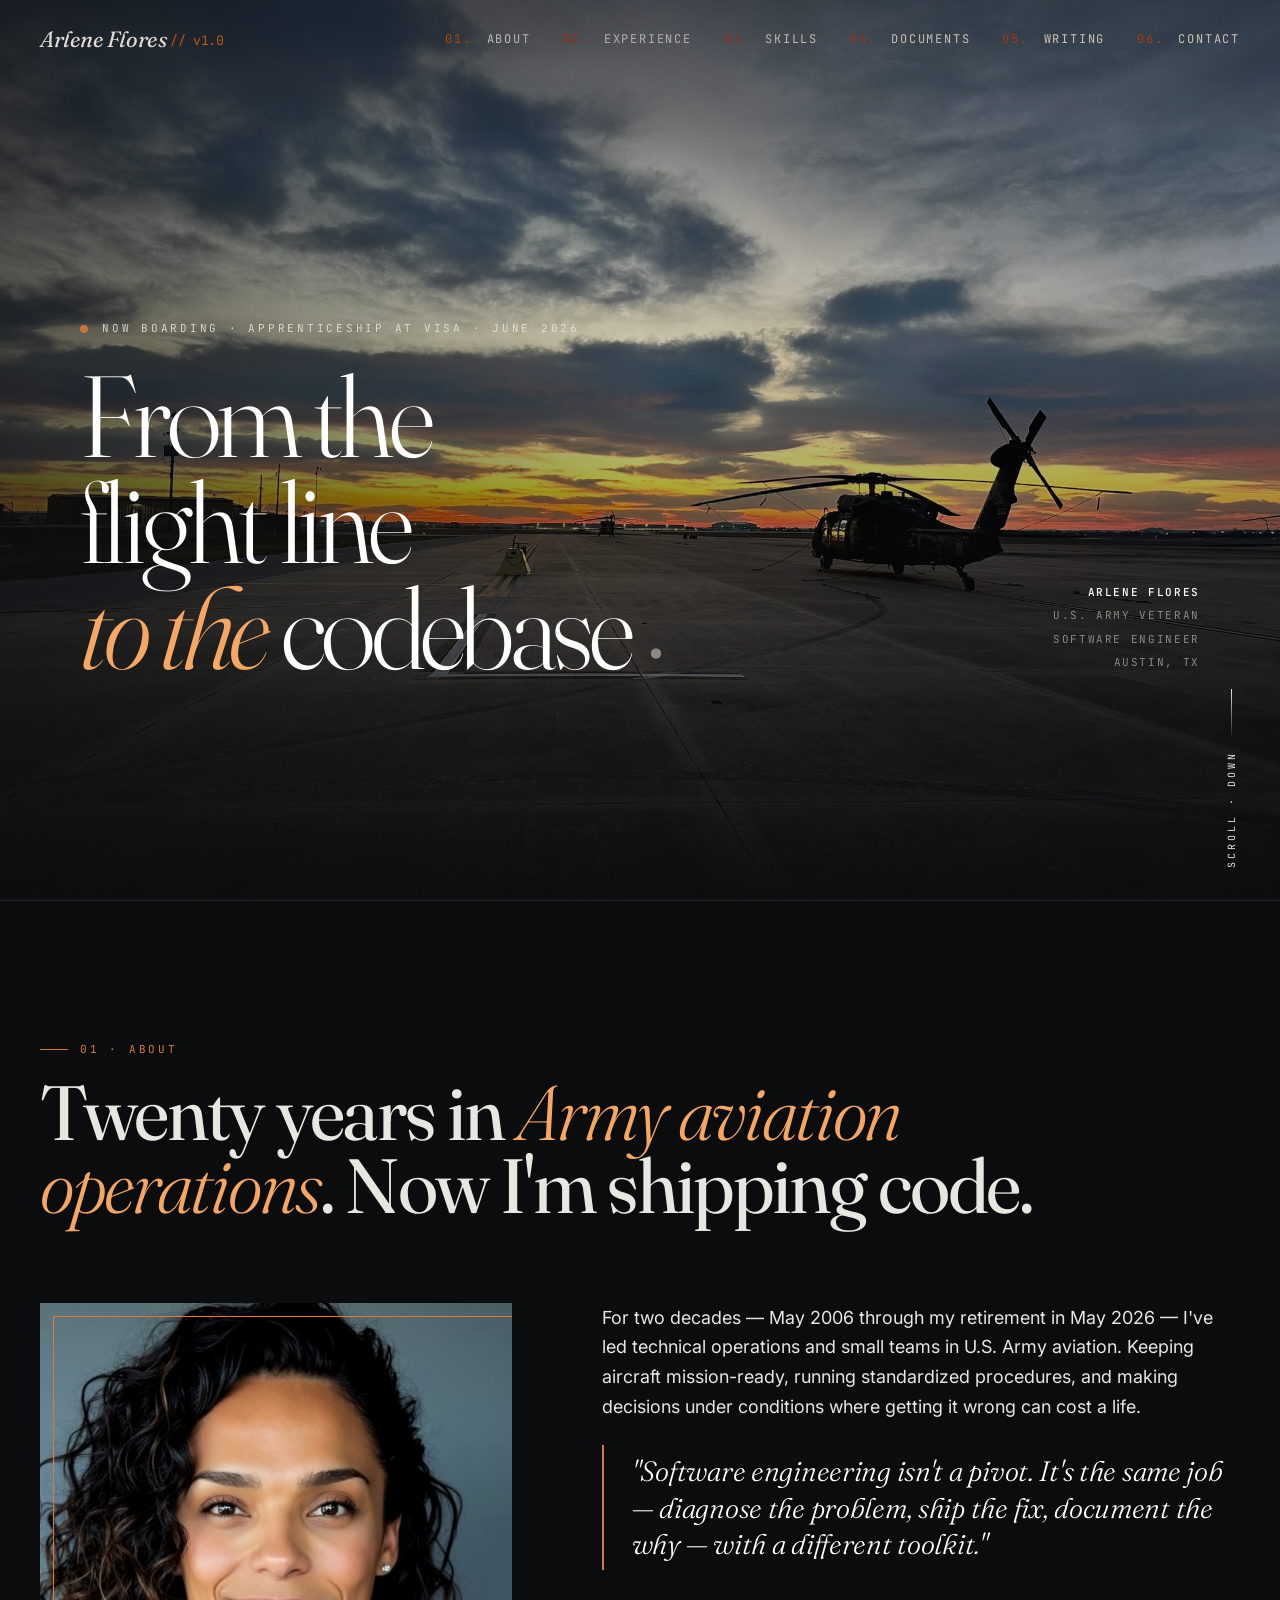
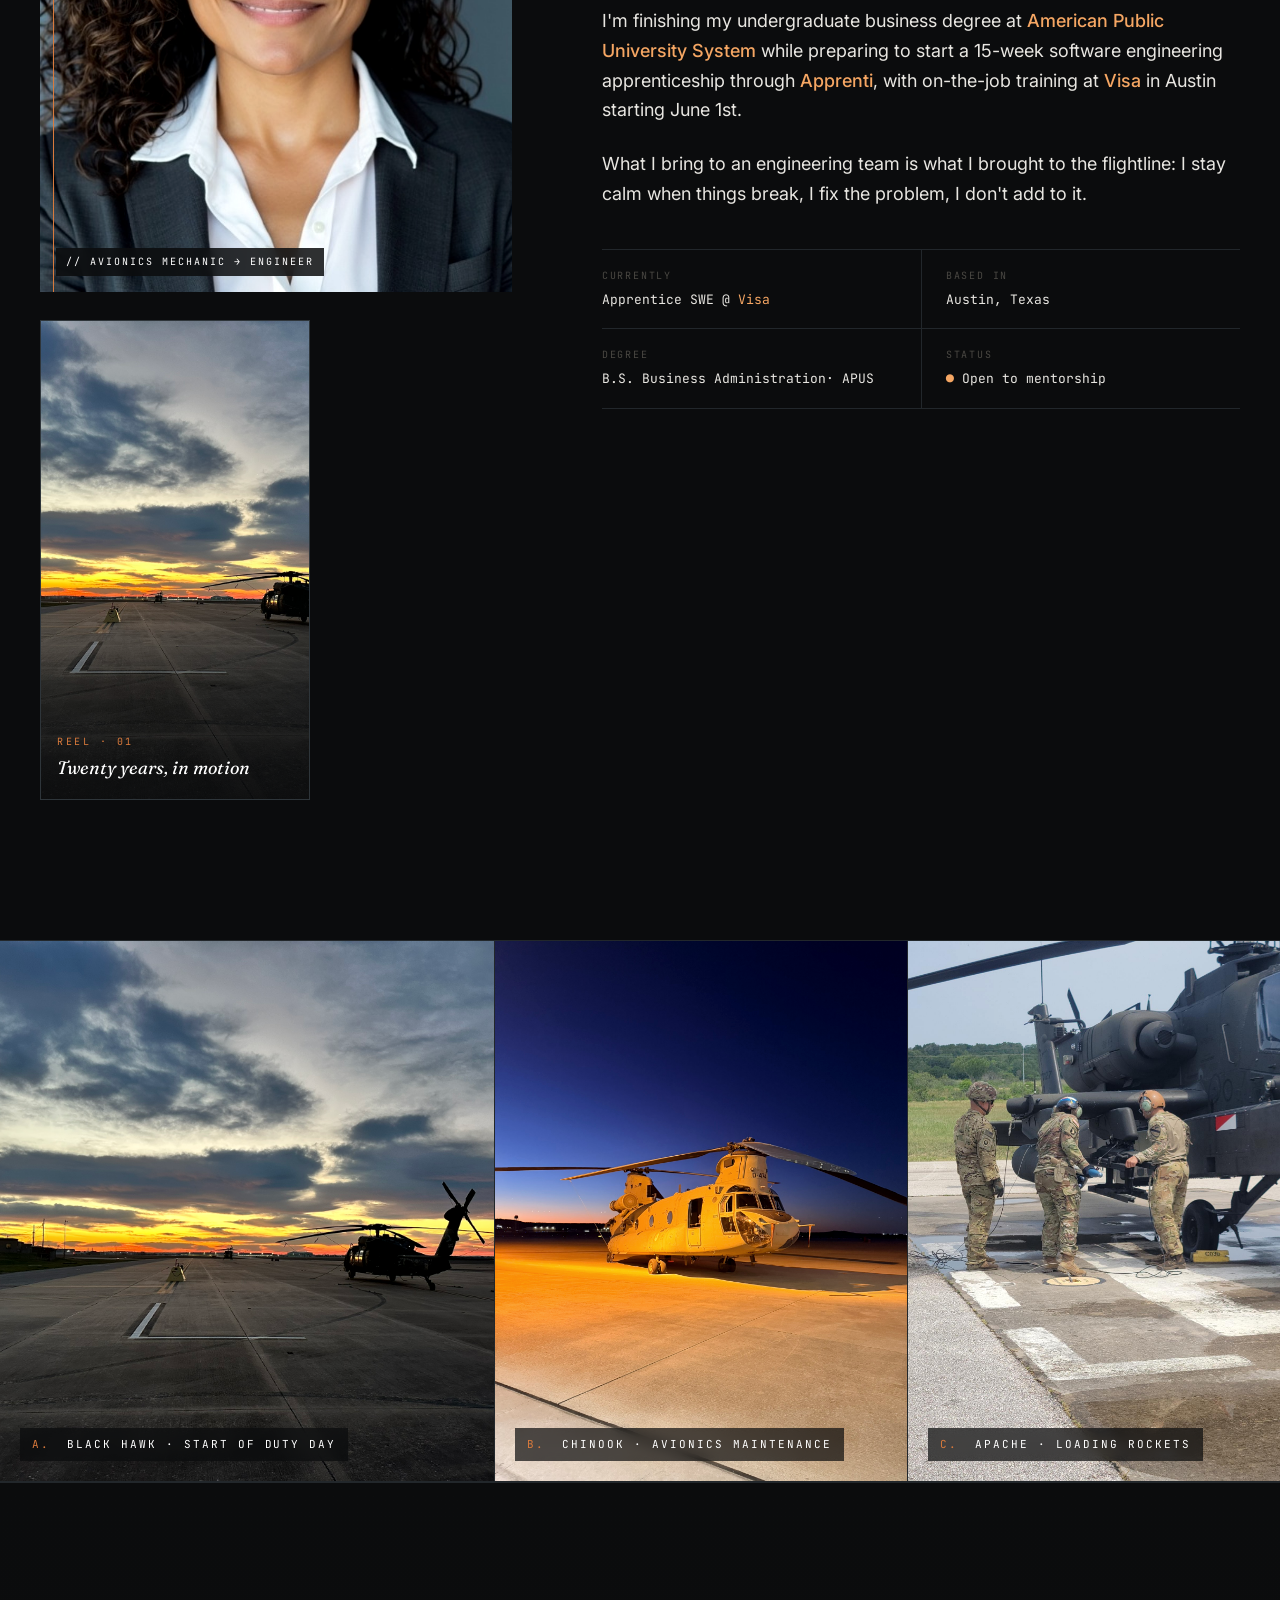
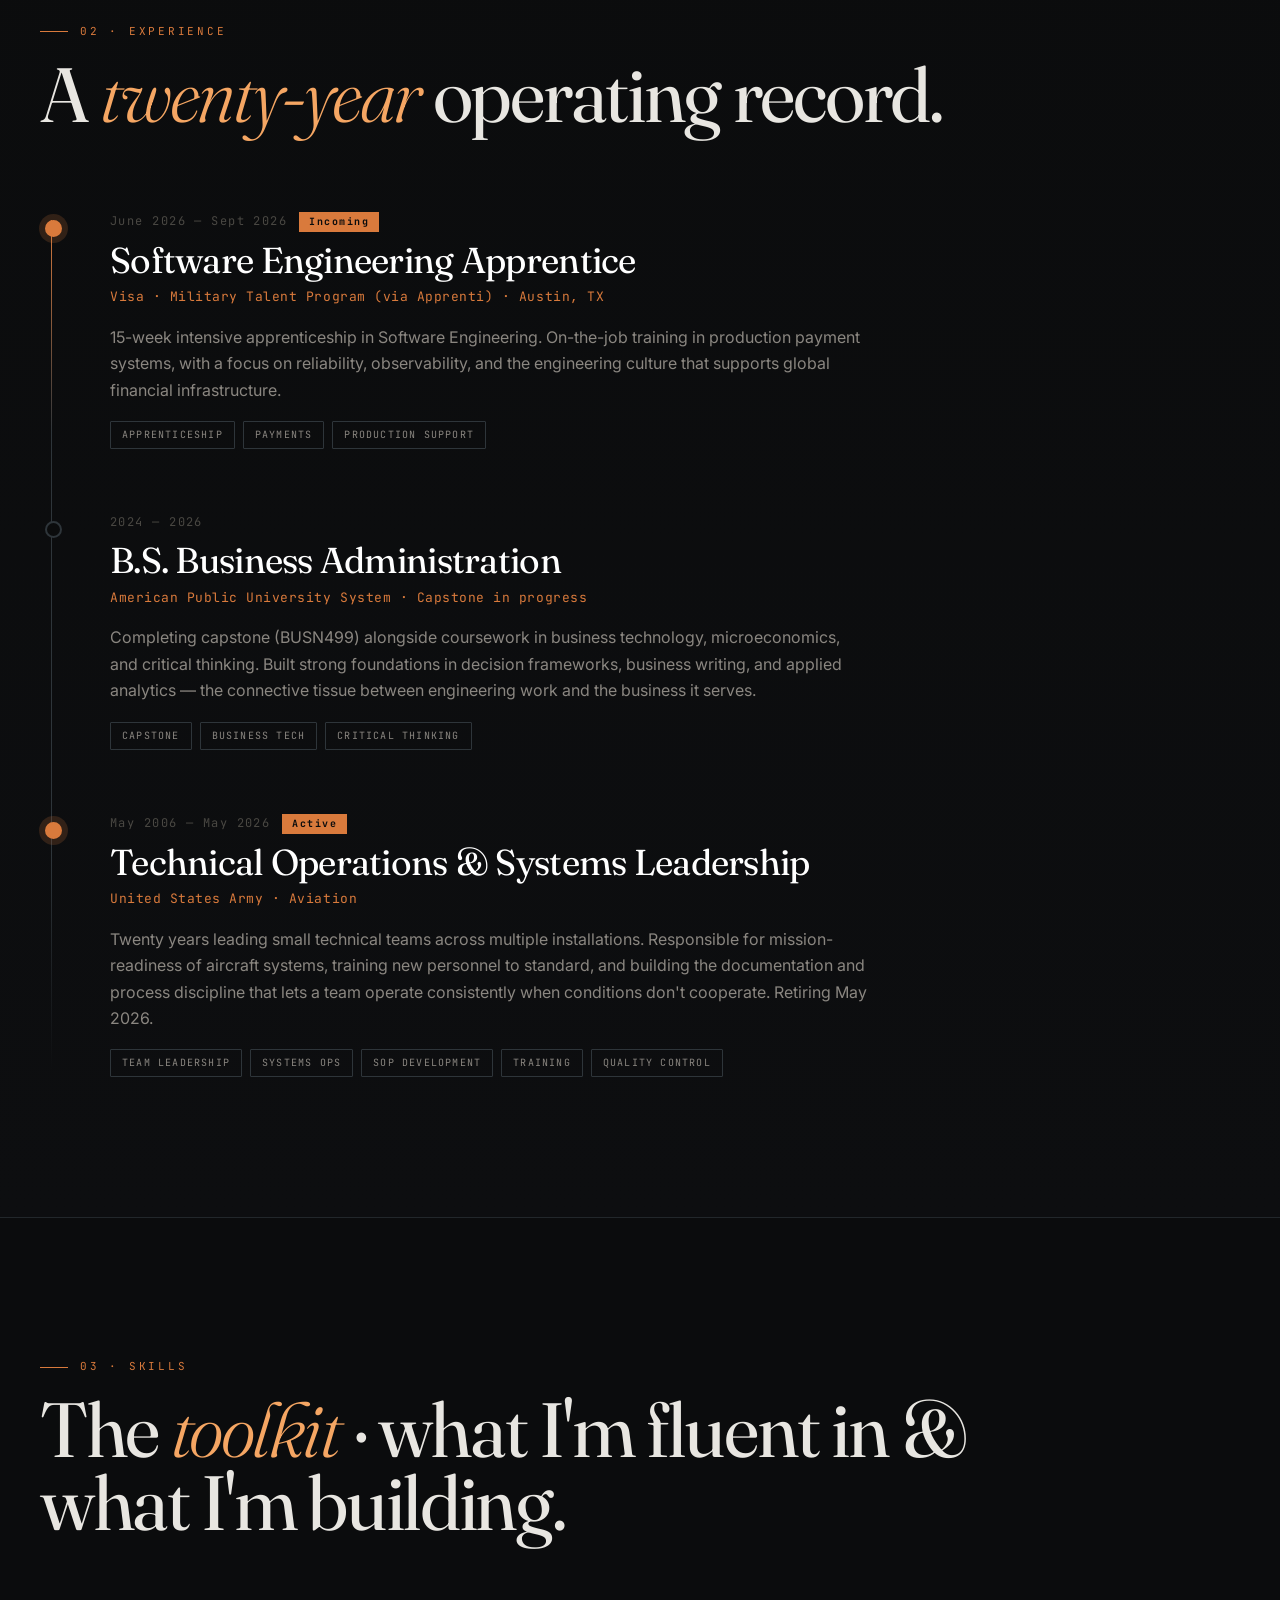
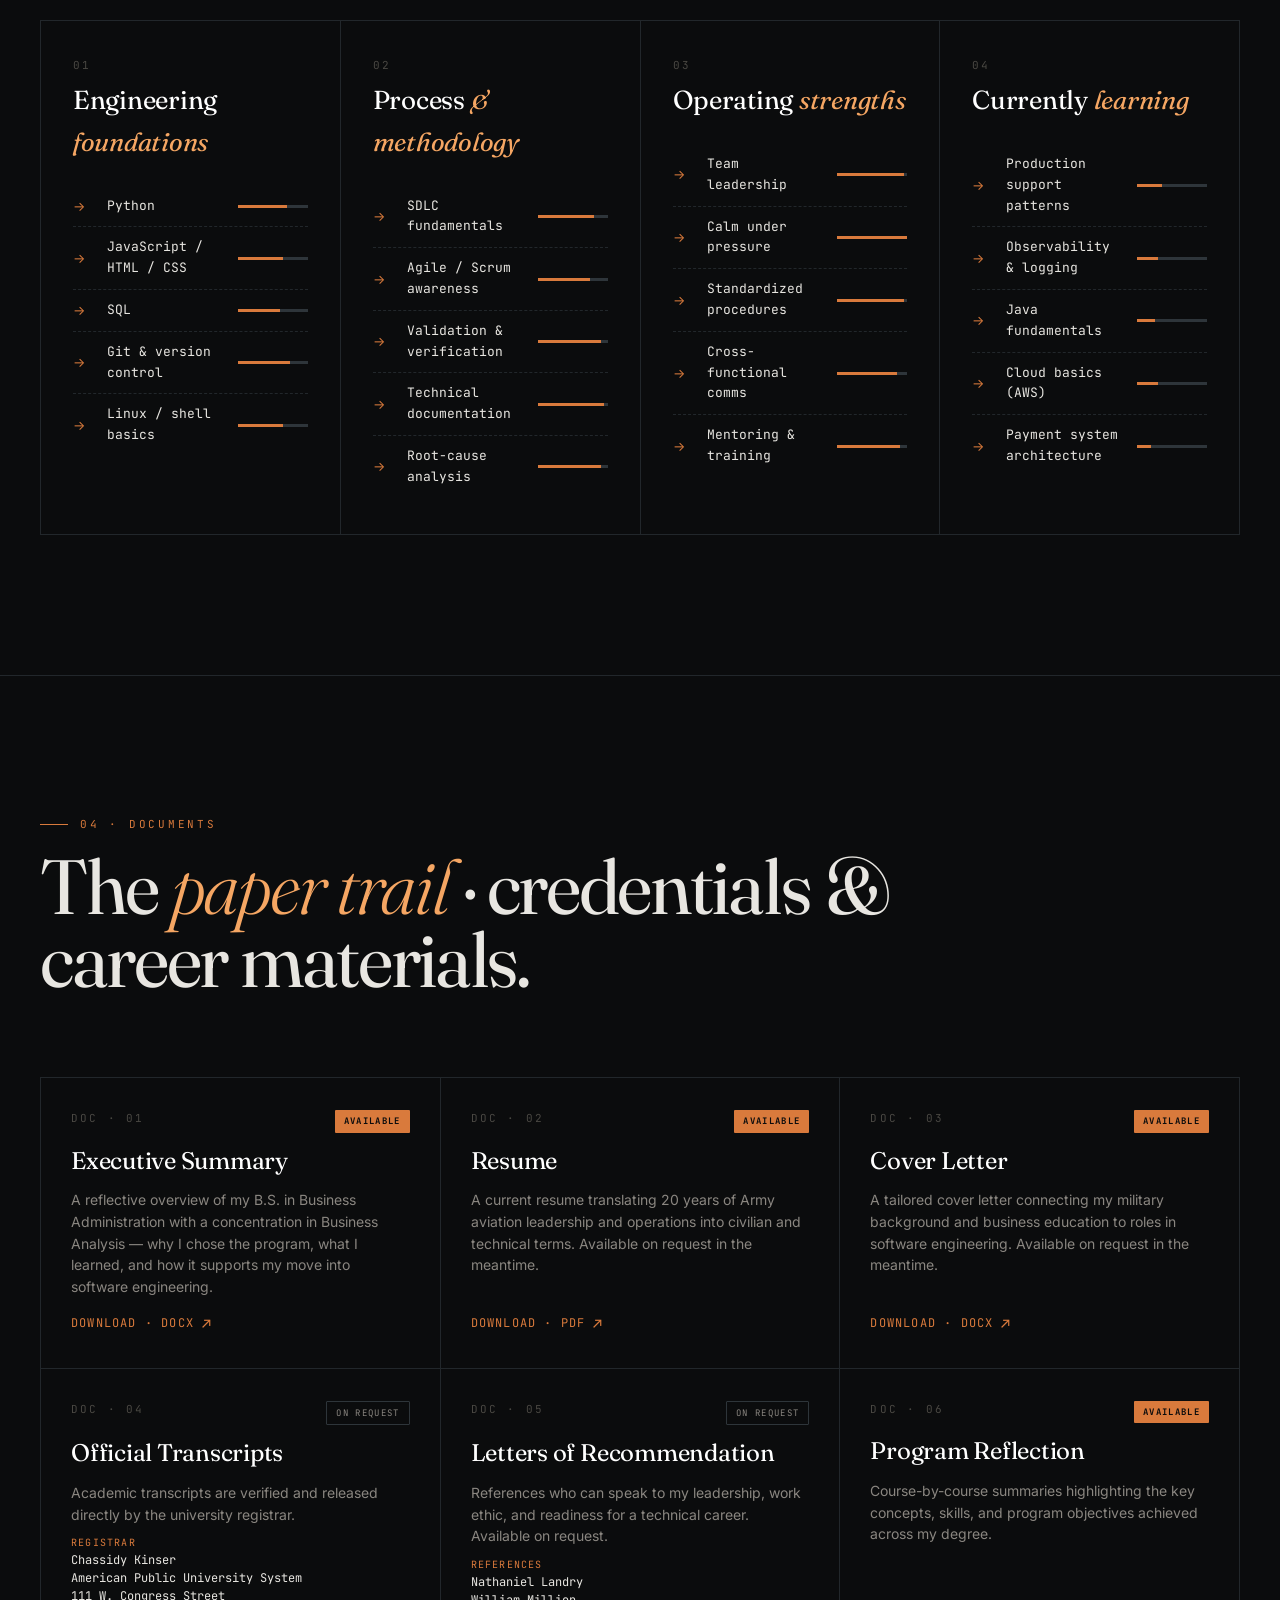
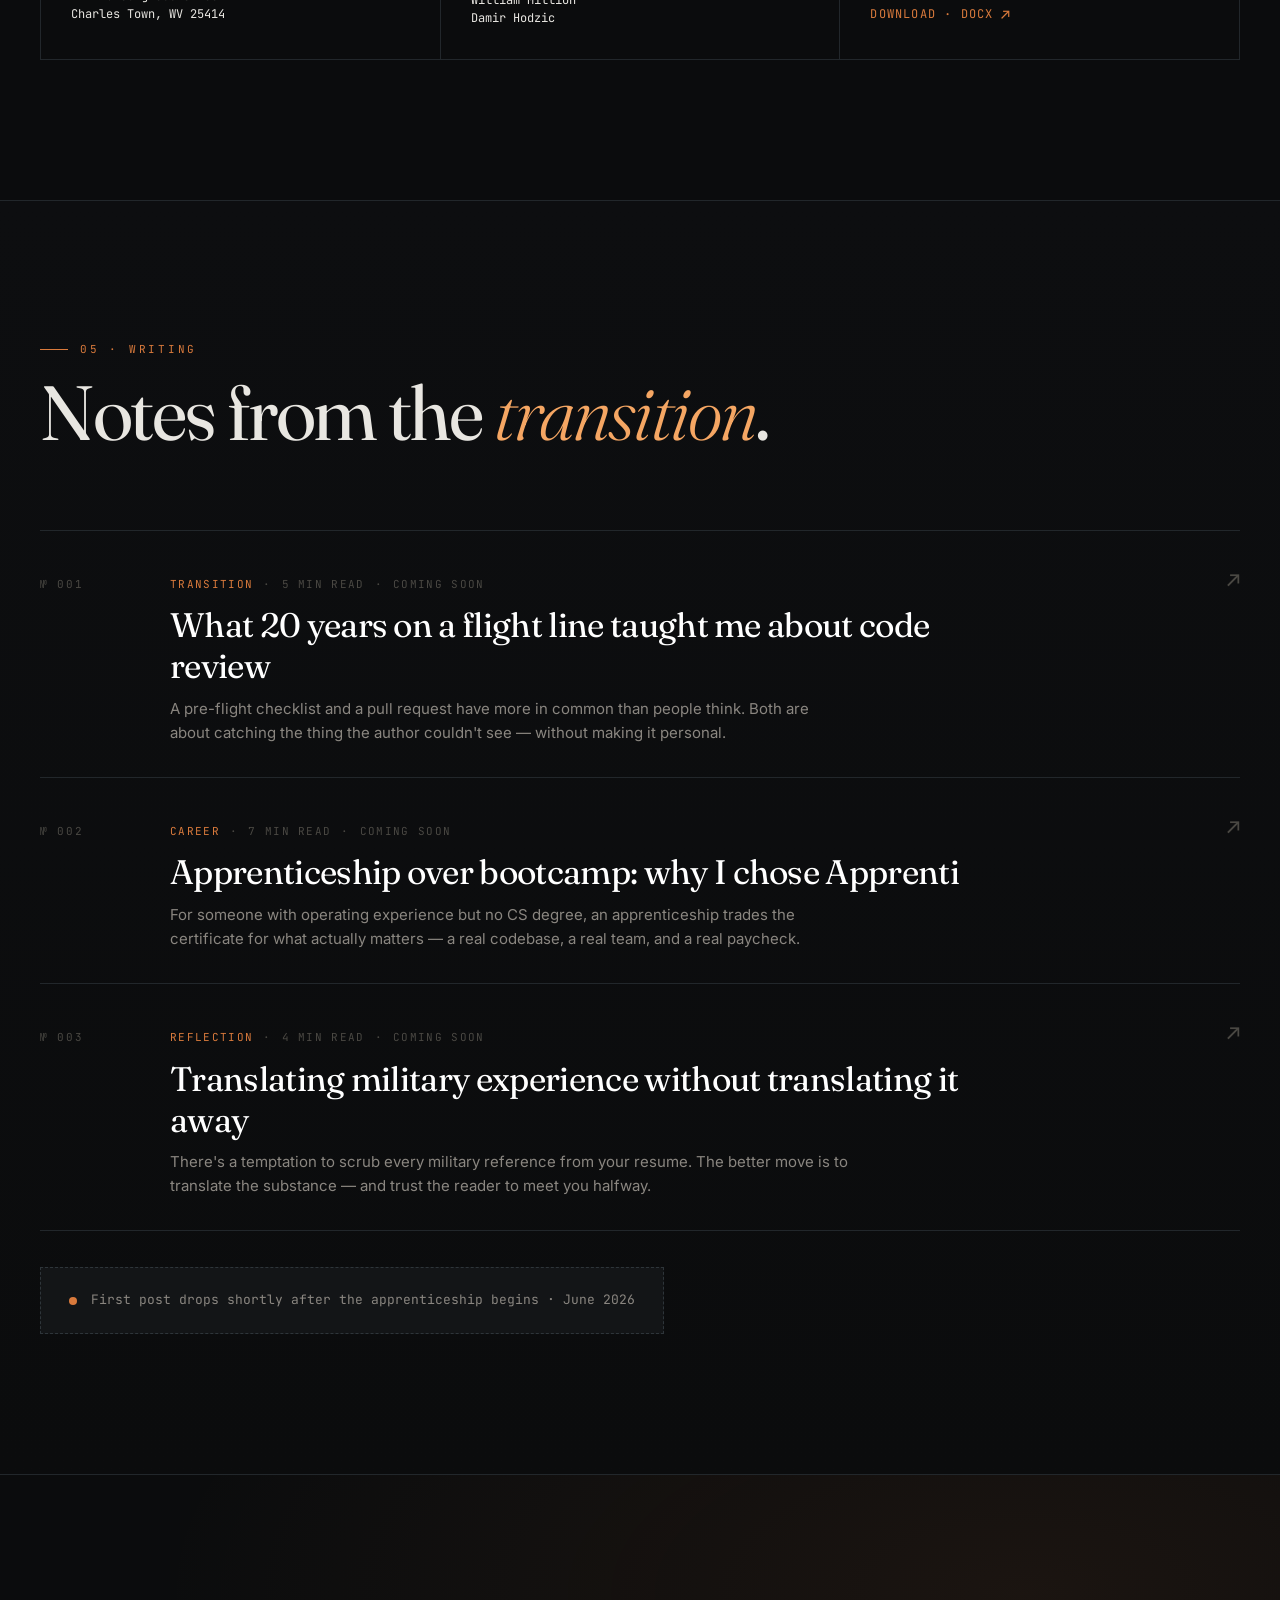
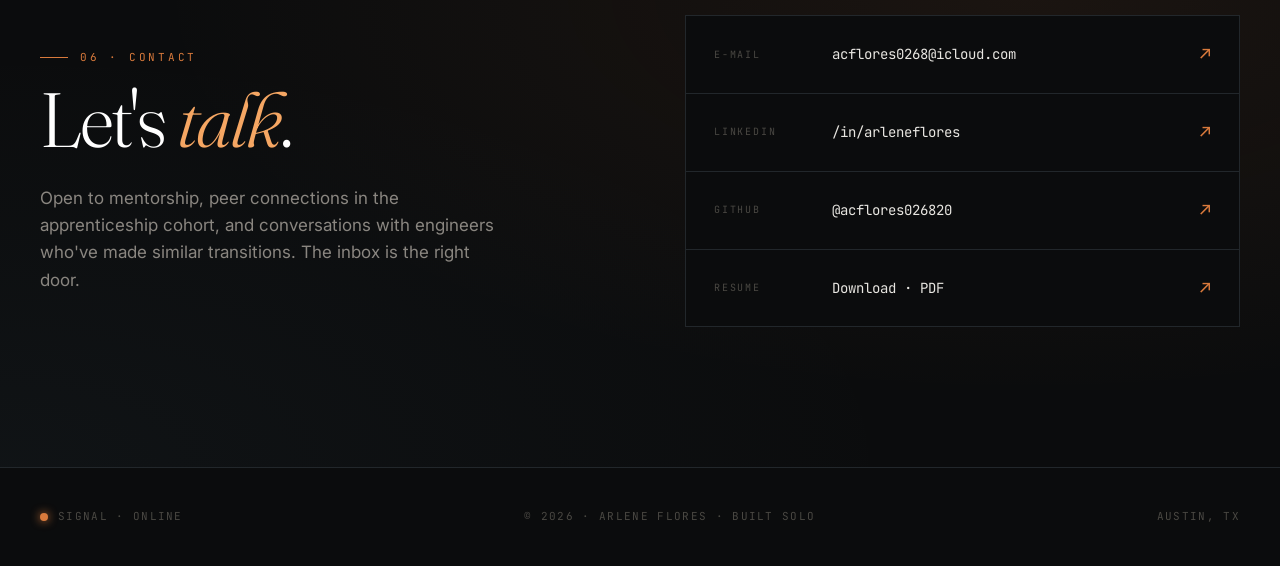
<file: index.html>
<!DOCTYPE html>
<html lang="en">
<head>
<meta charset="UTF-8" />
<meta name="viewport" content="width=device-width, initial-scale=1.0" />
<title>Arlene Flores — From flightline to engineering</title>
<meta name="description" content="Veteran transitioning from 20 years of Army aviation operations into software engineering. Apprentice at Visa." />
<link rel="preconnect" href="https://fonts.googleapis.com" />
<link rel="preconnect" href="https://fonts.gstatic.com" crossorigin />
<link href="https://fonts.googleapis.com/css2?family=JetBrains+Mono:wght@300;400;500;700&family=Fraunces:opsz,wght@9..144,300;9..144,400;9..144,500;9..144,700;9..144,900&family=Inter:wght@300;400;500;600&display=swap" rel="stylesheet" />
<style>
  :root {
    --bg: #0b0c0d;
    --bg-elev: #131517;
    --bg-card: #181b1e;
    --line: #22272b;
    --line-bright: #2e353a;
    --text: #e8e6e1;
    --text-dim: #8a8680;
    --text-faint: #4a4843;
    --accent: #d97a3c;
    --accent-warm: #f5a663;
    --accent-cool: #6b9bb8;
    --signal: #c8b572;
    --mono: 'JetBrains Mono', ui-monospace, monospace;
    --serif: 'Fraunces', Georgia, serif;
    --sans: 'Inter', system-ui, sans-serif;
  }

  * { box-sizing: border-box; margin: 0; padding: 0; }
  html { scroll-behavior: smooth; }
  body {
    background: var(--bg);
    color: var(--text);
    font-family: var(--sans);
    font-size: 16px;
    line-height: 1.6;
    overflow-x: hidden;
    -webkit-font-smoothing: antialiased;
  }

  body::after {
    content: '';
    position: fixed;
    inset: 0;
    pointer-events: none;
    z-index: 200;
    opacity: 0.04;
    mix-blend-mode: overlay;
    background-image: url("data:image/svg+xml,%3Csvg viewBox='0 0 200 200' xmlns='http://www.w3.org/2000/svg'%3E%3Cfilter id='n'%3E%3CfeTurbulence type='fractalNoise' baseFrequency='0.9' numOctaves='3'/%3E%3C/filter%3E%3Crect width='100%25' height='100%25' filter='url(%23n)'/%3E%3C/svg%3E");
  }

  .topbar {
    position: fixed;
    top: 0; left: 0; right: 0;
    padding: 22px 40px;
    z-index: 100;
    display: flex;
    align-items: center;
    justify-content: space-between;
    mix-blend-mode: difference;
    pointer-events: none;
  }
  .topbar > * { pointer-events: auto; }
  .logo {
    font-family: var(--serif);
    font-style: italic;
    font-weight: 400;
    font-size: 22px;
    color: #fff;
    letter-spacing: -0.02em;
    text-decoration: none;
  }
  .logo span { color: var(--accent); font-style: normal; font-family: var(--mono); font-size: 13px; vertical-align: middle; margin-left: 4px; }
  .nav {
    display: flex;
    gap: 32px;
    font-family: var(--mono);
    font-size: 12px;
    letter-spacing: 0.15em;
    text-transform: uppercase;
    counter-reset: nav-counter;
  }
  .nav a {
    color: #fff;
    text-decoration: none;
    transition: opacity 0.2s;
  }
  .nav a::before {
    content: counter(nav-counter, decimal-leading-zero) '. ';
    counter-increment: nav-counter;
    color: var(--accent);
    margin-right: 6px;
  }
  .nav a:hover { opacity: 0.6; }

  .hero {
    position: relative;
    min-height: 100vh;
    overflow: hidden;
    display: flex;
    align-items: flex-end;
  }
  .hero-poster {
    position: absolute;
    inset: 0;
    width: 100%;
    height: 100%;
    object-fit: cover;
    z-index: 1;
  }
  .hero::after {
    content: '';
    position: absolute;
    inset: 0;
    background:
      linear-gradient(180deg, rgba(11,12,13,0.55) 0%, rgba(11,12,13,0.15) 30%, rgba(11,12,13,0.5) 75%, rgba(11,12,13,0.95) 100%),
      linear-gradient(90deg, rgba(11,12,13,0.6) 0%, transparent 50%);
    z-index: 2;
  }
  .hero-content {
    position: relative;
    z-index: 3;
    width: 100%;
    padding: 0 40px 80px;
    display: grid;
    grid-template-columns: 1fr auto;
    gap: 40px;
    align-items: end;
  }
  .hero-eyebrow {
    font-family: var(--mono);
    font-size: 11px;
    letter-spacing: 0.25em;
    text-transform: uppercase;
    color: var(--text);
    margin-bottom: 24px;
    display: flex;
    align-items: center;
    gap: 14px;
    opacity: 0.85;
  }
  .hero-eyebrow .pulse {
    width: 8px; height: 8px; border-radius: 50%;
    background: var(--accent);
    box-shadow: 0 0 0 0 rgba(217,122,60,0.8);
    animation: pulse 2.4s infinite;
  }
  @keyframes pulse {
    0% { box-shadow: 0 0 0 0 rgba(217,122,60,0.7); }
    70% { box-shadow: 0 0 0 14px rgba(217,122,60,0); }
    100% { box-shadow: 0 0 0 0 rgba(217,122,60,0); }
  }

  .hero h1 {
    font-family: var(--serif);
    font-weight: 300;
    font-size: clamp(56px, 9vw, 144px);
    line-height: 0.92;
    letter-spacing: -0.04em;
    color: #fff;
    max-width: 1200px;
  }
  .hero h1 em {
    font-style: italic;
    font-weight: 300;
    color: var(--accent-warm);
  }
  .hero h1 .slash {
    color: var(--text-dim);
    font-family: var(--mono);
    font-weight: 300;
    font-size: 0.55em;
    margin: 0 0.1em;
    vertical-align: 0.18em;
    font-style: normal;
  }

  .hero-meta {
    display: flex;
    flex-direction: column;
    gap: 6px;
    font-family: var(--mono);
    font-size: 11px;
    letter-spacing: 0.15em;
    text-transform: uppercase;
    color: var(--text-dim);
    text-align: right;
    align-self: end;
    padding-bottom: 8px;
  }
  .hero-meta strong { color: #fff; font-weight: 500; }

  .hero-scroll {
    position: absolute;
    bottom: 32px;
    right: 40px;
    z-index: 4;
    font-family: var(--mono);
    font-size: 10px;
    letter-spacing: 0.3em;
    text-transform: uppercase;
    color: var(--text);
    writing-mode: vertical-rl;
    transform: rotate(180deg);
    display: flex;
    align-items: center;
    gap: 12px;
  }
  .hero-scroll::after {
    content: '';
    width: 1px;
    height: 50px;
    background: linear-gradient(to bottom, transparent, var(--text));
    animation: scroll-pulse 2s infinite;
  }
  @keyframes scroll-pulse {
    0%, 100% { opacity: 0.3; transform: scaleY(0.8); }
    50% { opacity: 1; transform: scaleY(1.2); }
  }

  section { position: relative; padding: 140px 40px; }
  .section-num {
    font-family: var(--mono);
    font-size: 11px;
    letter-spacing: 0.25em;
    color: var(--accent);
    text-transform: uppercase;
    margin-bottom: 18px;
    display: flex;
    align-items: center;
    gap: 12px;
  }
  .section-num::before {
    content: '';
    width: 28px; height: 1px;
    background: var(--accent);
  }
  .section-title {
    font-family: var(--serif);
    font-weight: 400;
    font-size: clamp(40px, 6vw, 88px);
    line-height: 0.95;
    letter-spacing: -0.03em;
    margin-bottom: 80px;
    max-width: 1000px;
  }
  .section-title em { font-style: italic; color: var(--accent-warm); font-weight: 300; }

  .about { border-top: 1px solid var(--line); }
  .about-grid {
    display: grid;
    grid-template-columns: 0.85fr 1.15fr;
    gap: 90px;
    align-items: start;
  }
  .about-portrait {
    position: relative;
    aspect-ratio: 4/5;
    overflow: hidden;
  }
  .about-portrait img {
    width: 100%;
    height: 100%;
    object-fit: cover;
    filter: grayscale(0.15) contrast(1.05);
    transition: filter 0.6s ease;
  }
  .about-portrait:hover img {
    filter: grayscale(0) contrast(1);
  }
  .about-portrait::before {
    content: '';
    position: absolute;
    top: -1px; left: -1px; right: -1px; bottom: -1px;
    border: 1px solid var(--accent);
    z-index: 2;
    pointer-events: none;
    transform: translate(14px, 14px);
    transition: transform 0.4s ease;
  }
  .about-portrait:hover::before { transform: translate(0, 0); }
  .portrait-tag {
    position: absolute;
    bottom: 16px;
    left: 16px;
    z-index: 3;
    font-family: var(--mono);
    font-size: 10px;
    letter-spacing: 0.2em;
    text-transform: uppercase;
    color: #fff;
    background: rgba(11,12,13,0.85);
    padding: 6px 10px;
    backdrop-filter: blur(6px);
  }

  .memory-reel {
    position: relative;
    margin-top: 28px;
    aspect-ratio: 9/16;
    max-height: 480px;
    overflow: hidden;
    border: 1px solid var(--line-bright);
    background: #000;
  }
  .memory-reel video {
    width: 100%;
    height: 100%;
    object-fit: cover;
    display: block;
  }
  .memory-reel::after {
    content: '';
    position: absolute;
    inset: 0;
    background: linear-gradient(180deg, transparent 60%, rgba(11,12,13,0.85));
    pointer-events: none;
  }
  .reel-label {
    position: absolute;
    bottom: 16px;
    left: 16px;
    right: 16px;
    z-index: 2;
    display: flex;
    flex-direction: column;
    gap: 4px;
  }
  .reel-num {
    font-family: var(--mono);
    font-size: 10px;
    letter-spacing: 0.25em;
    color: var(--accent);
    text-transform: uppercase;
  }
  .reel-title {
    font-family: var(--serif);
    font-style: italic;
    font-size: 18px;
    color: #fff;
    font-weight: 400;
  }

  .about-prose {
    font-family: var(--sans);
    font-size: 18px;
    line-height: 1.65;
    color: var(--text);
  }
  .about-prose p + p { margin-top: 24px; }
  .about-prose strong {
    color: var(--accent-warm);
    font-weight: 500;
  }
  .pull-quote {
    font-family: var(--serif);
    font-style: italic;
    font-weight: 300;
    font-size: 28px;
    line-height: 1.3;
    color: #fff;
    border-left: 2px solid var(--accent);
    padding: 8px 0 8px 28px;
    margin: 36px 0;
    display: block;
    letter-spacing: -0.01em;
  }

  .about-meta {
    margin-top: 40px;
    display: grid;
    grid-template-columns: repeat(2, 1fr);
    gap: 0;
    border-top: 1px solid var(--line);
  }
  .meta-cell {
    padding: 18px 0;
    border-bottom: 1px solid var(--line);
    font-family: var(--mono);
    font-size: 13px;
  }
  .meta-cell:nth-child(odd) { padding-right: 24px; }
  .meta-cell:nth-child(even) { padding-left: 24px; border-left: 1px solid var(--line); }
  .meta-cell .lbl {
    color: var(--text-faint);
    text-transform: uppercase;
    font-size: 10px;
    letter-spacing: 0.18em;
    display: block;
    margin-bottom: 6px;
  }
  .meta-cell .val { color: var(--text); }
  .meta-cell .val .hi { color: var(--accent-warm); }

  .experience { background: linear-gradient(180deg, var(--bg) 0%, #0d0e10 100%); border-top: 1px solid var(--line); }
  .timeline {
    position: relative;
    max-width: 1200px;
  }
  .timeline::before {
    content: '';
    position: absolute;
    left: 11px;
    top: 8px;
    bottom: 8px;
    width: 1px;
    background: linear-gradient(to bottom, var(--accent) 0%, var(--line-bright) 25%, var(--line-bright) 75%, transparent 100%);
  }
  .tl-item {
    position: relative;
    padding-left: 70px;
    padding-bottom: 64px;
  }
  .tl-item:last-child { padding-bottom: 0; }
  .tl-item::before {
    content: '';
    position: absolute;
    left: 5px;
    top: 8px;
    width: 13px;
    height: 13px;
    border-radius: 50%;
    background: var(--bg);
    border: 2px solid var(--line-bright);
    transition: all 0.3s;
    z-index: 1;
  }
  .tl-item.current::before {
    border-color: var(--accent);
    background: var(--accent);
    box-shadow: 0 0 0 6px rgba(217,122,60,0.18);
  }
  .tl-item:hover::before {
    border-color: var(--accent);
    transform: scale(1.25);
  }
  .tl-date {
    font-family: var(--mono);
    font-size: 12px;
    color: var(--text-faint);
    letter-spacing: 0.12em;
    margin-bottom: 8px;
    display: flex;
    align-items: center;
    gap: 12px;
  }
  .tl-date .now {
    background: var(--accent);
    color: var(--bg);
    padding: 2px 10px;
    font-weight: 700;
    font-size: 10px;
    letter-spacing: 0.15em;
  }
  .tl-role {
    font-family: var(--serif);
    font-size: clamp(26px, 3vw, 36px);
    font-weight: 400;
    line-height: 1.15;
    margin-bottom: 6px;
    letter-spacing: -0.02em;
    color: #fff;
  }
  .tl-org {
    font-family: var(--mono);
    font-size: 13px;
    color: var(--accent);
    margin-bottom: 16px;
    letter-spacing: 0.04em;
  }
  .tl-desc {
    font-family: var(--sans);
    font-size: 16px;
    color: var(--text-dim);
    line-height: 1.65;
    max-width: 760px;
  }
  .tl-tags {
    margin-top: 18px;
    display: flex;
    flex-wrap: wrap;
    gap: 8px;
  }
  .tl-tag {
    font-family: var(--mono);
    font-size: 10px;
    letter-spacing: 0.12em;
    text-transform: uppercase;
    padding: 5px 11px;
    border: 1px solid var(--line-bright);
    color: var(--text-dim);
    border-radius: 1px;
  }

  .photo-strip {
    position: relative;
    padding: 0;
    border-top: 1px solid var(--line);
    border-bottom: 1px solid var(--line);
    overflow: hidden;
  }
  .strip-grid {
    display: grid;
    grid-template-columns: 1.2fr 1fr 0.9fr;
    height: 60vh;
    min-height: 400px;
  }
  .strip-cell {
    position: relative;
    overflow: hidden;
    border-right: 1px solid var(--line);
  }
  .strip-cell:last-child { border-right: none; }
  .strip-cell img {
    width: 100%;
    height: 100%;
    object-fit: cover;
    transition: transform 0.8s cubic-bezier(0.2, 0.8, 0.2, 1);
    filter: contrast(1.05) saturate(0.95);
  }
  .strip-cell:hover img { transform: scale(1.04); }
  .strip-label {
    position: absolute;
    bottom: 20px; left: 20px;
    font-family: var(--mono);
    font-size: 11px;
    letter-spacing: 0.18em;
    text-transform: uppercase;
    color: #fff;
    background: rgba(11,12,13,0.7);
    backdrop-filter: blur(6px);
    padding: 8px 12px;
    z-index: 2;
  }
  .strip-label .num { color: var(--accent); margin-right: 8px; }

  .skills { border-top: 1px solid var(--line); }
  .skills-grid {
    display: grid;
    grid-template-columns: repeat(auto-fit, minmax(290px, 1fr));
    gap: 1px;
    background: var(--line);
    border: 1px solid var(--line);
  }
  .skill-card {
    background: var(--bg);
    padding: 36px 32px;
    transition: background 0.3s;
  }
  .skill-card:hover { background: var(--bg-elev); }
  .skill-card .num {
    font-family: var(--mono);
    font-size: 11px;
    color: var(--text-faint);
    letter-spacing: 0.2em;
    margin-bottom: 6px;
  }
  .skill-card h3 {
    font-family: var(--serif);
    font-size: 26px;
    font-weight: 400;
    color: #fff;
    margin-bottom: 22px;
    letter-spacing: -0.01em;
  }
  .skill-card h3 em { color: var(--accent-warm); font-style: italic; }
  .skill-list {
    list-style: none;
    font-family: var(--mono);
    font-size: 13px;
  }
  .skill-list li {
    padding: 10px 0;
    color: var(--text);
    border-bottom: 1px dashed var(--line);
    display: flex;
    justify-content: space-between;
    align-items: center;
    gap: 12px;
  }
  .skill-list li:last-child { border-bottom: none; }
  .skill-list li::before {
    content: '→';
    color: var(--accent);
    margin-right: 10px;
    font-family: var(--sans);
  }
  .skill-list li .name { flex: 1; }
  .skill-bar {
    width: 70px;
    height: 3px;
    background: var(--line-bright);
    overflow: hidden;
    flex-shrink: 0;
  }
  .skill-bar div {
    height: 100%;
    background: var(--accent);
  }

  .writing { border-top: 1px solid var(--line); background: linear-gradient(180deg, #0d0e10 0%, var(--bg) 100%); }
  .post-list { display: flex; flex-direction: column; max-width: 1200px; }
  .post {
    display: grid;
    grid-template-columns: 90px 1fr auto;
    gap: 40px;
    align-items: baseline;
    padding: 32px 0;
    border-top: 1px solid var(--line);
    text-decoration: none;
    color: inherit;
    transition: all 0.3s ease;
  }
  .post:last-of-type { border-bottom: 1px solid var(--line); }
  .post:hover { padding-left: 16px; }
  .post:hover .post-arrow { color: var(--accent); transform: translate(8px, -8px); }
  .post:hover .post-title { color: var(--accent-warm); }
  .post-num {
    font-family: var(--mono);
    font-size: 11px;
    color: var(--text-faint);
    letter-spacing: 0.15em;
  }
  .post-content { max-width: 800px; }
  .post-title {
    font-family: var(--serif);
    font-size: clamp(24px, 3vw, 34px);
    font-weight: 400;
    line-height: 1.2;
    margin-bottom: 10px;
    transition: color 0.25s;
    letter-spacing: -0.02em;
    color: #fff;
  }
  .post-meta {
    font-family: var(--mono);
    font-size: 11px;
    color: var(--text-faint);
    letter-spacing: 0.12em;
    text-transform: uppercase;
    margin-bottom: 12px;
  }
  .post-meta .dot-sep { margin: 0 10px; color: var(--text-faint); }
  .post-meta .tag { color: var(--accent); }
  .post-excerpt {
    font-family: var(--sans);
    font-size: 15px;
    color: var(--text-dim);
    line-height: 1.6;
    max-width: 680px;
  }
  .post-arrow {
    font-family: var(--mono);
    font-size: 22px;
    color: var(--text-faint);
    transition: all 0.3s;
  }

  .blog-soon {
    margin-top: 36px;
    padding: 22px 28px;
    border: 1px dashed var(--line-bright);
    background: var(--bg-elev);
    font-family: var(--mono);
    font-size: 13px;
    color: var(--text-dim);
    display: inline-flex;
    align-items: center;
    gap: 14px;
  }
  .blog-soon .pulse-warm {
    width: 8px; height: 8px; border-radius: 50%;
    background: var(--accent);
    animation: pulse-fade 2.4s infinite;
  }
  @keyframes pulse-fade {
    0%, 100% { opacity: 1; }
    50% { opacity: 0.25; }
  }

  /* ===== DOCUMENTS ===== */
  .documents { border-top: 1px solid var(--line); }
  .docs-grid {
    display: grid;
    grid-template-columns: repeat(auto-fill, minmax(340px, 1fr));
    gap: 1px;
    background: var(--line);
    border: 1px solid var(--line);
  }
  .doc-card {
    background: var(--bg);
    padding: 32px 30px;
    display: flex;
    flex-direction: column;
    gap: 14px;
    text-decoration: none;
    color: inherit;
    transition: background 0.3s;
    position: relative;
    min-height: 220px;
  }
  .doc-card:hover { background: var(--bg-elev); }
  .doc-card.ready:hover .doc-action { color: var(--accent-warm); }
  .doc-card.ready:hover .doc-action .arrow { transform: translate(5px,-5px); }
  .doc-top {
    display: flex;
    align-items: flex-start;
    justify-content: space-between;
    gap: 16px;
  }
  .doc-num {
    font-family: var(--mono);
    font-size: 11px;
    letter-spacing: 0.2em;
    color: var(--text-faint);
  }
  .doc-status {
    font-family: var(--mono);
    font-size: 9px;
    letter-spacing: 0.15em;
    text-transform: uppercase;
    padding: 4px 9px;
    border-radius: 1px;
    white-space: nowrap;
  }
  .doc-status.ready {
    background: var(--accent);
    color: var(--bg);
    font-weight: 700;
  }
  .doc-status.pending {
    border: 1px solid var(--line-bright);
    color: var(--text-dim);
  }
  .doc-title {
    font-family: var(--serif);
    font-size: 24px;
    font-weight: 400;
    color: #fff;
    line-height: 1.2;
    letter-spacing: -0.01em;
  }
  .doc-desc {
    font-family: var(--sans);
    font-size: 14px;
    color: var(--text-dim);
    line-height: 1.55;
    flex: 1;
  }
  .doc-desc .doc-contact {
    display: block;
    margin-top: 8px;
    font-family: var(--mono);
    font-size: 12px;
    color: var(--text);
    line-height: 1.5;
  }
  .doc-desc .doc-contact .ct-label {
    color: var(--accent);
    text-transform: uppercase;
    font-size: 10px;
    letter-spacing: 0.12em;
  }
  .doc-action {
    font-family: var(--mono);
    font-size: 12px;
    letter-spacing: 0.1em;
    text-transform: uppercase;
    color: var(--accent);
    display: flex;
    align-items: center;
    gap: 8px;
    transition: color 0.25s;
  }
  .doc-action .arrow { transition: transform 0.25s; font-size: 15px; }
  .doc-action.muted { color: var(--text-faint); }

  .contact {
    border-top: 1px solid var(--line);
    background-image:
      radial-gradient(ellipse at 80% 20%, rgba(217,122,60,0.08), transparent 60%),
      radial-gradient(ellipse at 0% 100%, rgba(107,155,184,0.05), transparent 50%);
  }
  .contact-wrap {
    display: grid;
    grid-template-columns: 1fr 1fr;
    gap: 90px;
    align-items: center;
  }
  .contact-headline {
    font-family: var(--serif);
    font-size: clamp(44px, 6vw, 84px);
    line-height: 0.95;
    letter-spacing: -0.03em;
    color: #fff;
    font-weight: 300;
  }
  .contact-headline em { font-style: italic; color: var(--accent-warm); font-weight: 300; }
  .contact-sub {
    font-family: var(--sans);
    font-size: 17px;
    color: var(--text-dim);
    margin-top: 28px;
    max-width: 460px;
    line-height: 1.6;
  }

  .contact-links { display: flex; flex-direction: column; gap: 1px; background: var(--line); border: 1px solid var(--line); }
  .contact-link {
    display: flex;
    justify-content: space-between;
    align-items: center;
    padding: 24px 28px;
    background: var(--bg);
    text-decoration: none;
    color: var(--text);
    font-family: var(--mono);
    font-size: 14px;
    transition: all 0.25s;
  }
  .contact-link:hover {
    background: var(--bg-elev);
    padding-left: 36px;
    color: var(--accent-warm);
  }
  .contact-link .lbl {
    color: var(--text-faint);
    font-size: 10px;
    letter-spacing: 0.18em;
    text-transform: uppercase;
    margin-right: 28px;
    min-width: 90px;
  }
  .contact-link .val { flex: 1; }
  .contact-link .arrow {
    color: var(--accent);
    transition: transform 0.25s;
    font-size: 18px;
  }
  .contact-link:hover .arrow { transform: translate(5px, -5px); }

  footer {
    padding: 40px;
    display: flex;
    justify-content: space-between;
    align-items: center;
    font-family: var(--mono);
    font-size: 11px;
    color: var(--text-faint);
    letter-spacing: 0.12em;
    text-transform: uppercase;
    flex-wrap: wrap;
    gap: 16px;
    border-top: 1px solid var(--line);
  }
  footer .signal {
    display: inline-flex;
    align-items: center;
    gap: 10px;
  }
  footer .signal::before {
    content: '';
    width: 8px; height: 8px;
    border-radius: 50%;
    background: var(--accent);
    box-shadow: 0 0 10px var(--accent);
    animation: pulse-fade 2.4s infinite;
  }

  @media (max-width: 900px) {
    .topbar { padding: 18px 24px; }
    .nav { display: none; }
    .hero-content { grid-template-columns: 1fr; padding: 0 24px 60px; }
    .hero-meta { text-align: left; }
    .hero-scroll { display: none; }
    section { padding: 90px 24px; }
    .about-grid, .contact-wrap { grid-template-columns: 1fr; gap: 50px; }
    .strip-grid { grid-template-columns: 1fr; height: auto; }
    .strip-cell { aspect-ratio: 16/10; border-right: none; border-bottom: 1px solid var(--line); }
    .strip-cell:last-child { border-bottom: none; }
    .post { grid-template-columns: 1fr; gap: 10px; }
    .post-arrow { display: none; }
    .meta-cell:nth-child(even) { border-left: none; padding-left: 0; }
    .meta-cell:nth-child(odd) { padding-right: 0; }
    footer { padding: 30px 24px; }
  }

  .reveal {
    opacity: 0;
    transform: translateY(30px);
    transition: opacity 0.8s ease, transform 0.8s ease;
  }
  .reveal.in {
    opacity: 1;
    transform: translateY(0);
  }
</style>
</head>
<body>

<header class="topbar">
  <a href="#top" class="logo">Arlene Flores<span>// v1.0</span></a>
  <nav class="nav">
    <a href="#about">About</a>
    <a href="#experience">Experience</a>
    <a href="#skills">Skills</a>
    <a href="#documents">Documents</a>
    <a href="#writing">Writing</a>
    <a href="#contact">Contact</a>
  </nav>
</header>

<section class="hero" id="top">
  <img class="hero-poster" src="blackhawk.jpeg" alt="UH-60 Blackhawk on the flight line at sunset" />

  <div class="hero-content">
    <div class="hero-left">
      <div class="hero-eyebrow">
        <span class="pulse"></span>
        <span>Now boarding · Apprenticeship at Visa · June 2026</span>
      </div>
      <h1>
        From the<br />
        flight line<br />
        <em>to the</em> codebase<span class="slash">.</span>
      </h1>
    </div>
    <div class="hero-meta">
      <div><strong>ARLENE FLORES</strong></div>
      <div>U.S. Army Veteran</div>
      <div>Software Engineer</div>
      <div>Austin, TX</div>
    </div>
  </div>

  <div class="hero-scroll">Scroll · Down</div>
</section>

<section class="about" id="about">
  <div class="reveal">
    <div class="section-num">01 · About</div>
    <h2 class="section-title">Twenty years in <em>Army aviation operations</em>. Now I'm shipping code.</h2>
  </div>

  <div class="about-grid">
    <div class="reveal">
      <div class="about-portrait">
        <img src="portrait.jpeg" alt="Arlene Flores" />
        <div class="portrait-tag">// Avionics Mechanic → Engineer</div>
      </div>

      <div class="memory-reel">
        <video autoplay muted loop playsinline poster="blackhawk.jpeg">
          <source src="hero-web.mp4" type="video/mp4" />
        </video>
        <div class="reel-label">
          <span class="reel-num">REEL · 01</span>
          <span class="reel-title">Twenty years, in motion</span>
        </div>
      </div>
    </div>

    <div class="reveal">
      <div class="about-prose">
        <p>
          For two decades — May 2006 through my retirement in May 2026 — I've led technical operations and small teams in U.S. Army aviation. Keeping aircraft mission-ready, running standardized procedures, and making decisions under conditions where getting it wrong can cost a life.
        </p>

        <p class="pull-quote">
          "Software engineering isn't a pivot. It's the same job — diagnose the problem, ship the fix, document the why — with a different toolkit."
        </p>

        <p>
          I'm finishing my undergraduate business degree at <strong>American Public University System</strong> while preparing to start a 15-week software engineering apprenticeship through <strong>Apprenti</strong>, with on-the-job training at <strong>Visa</strong> in Austin starting June 1st.
        </p>

        <p>
          What I bring to an engineering team is what I brought to the flightline: I stay calm when things break, I fix the problem, I don't add to it.
        </p>
      </div>

      <div class="about-meta">
        <div class="meta-cell">
          <span class="lbl">Currently</span>
          <span class="val">Apprentice SWE @ <span class="hi">Visa</span></span>
        </div>
        <div class="meta-cell">
          <span class="lbl">Based in</span>
          <span class="val">Austin, Texas</span>
        </div>
        <div class="meta-cell">
          <span class="lbl">Degree</span>
          <span class="val">B.S. Business Administration· APUS</span>
        </div>
        <div class="meta-cell">
          <span class="lbl">Status</span>
          <span class="val"><span class="hi">●</span> Open to mentorship</span>
        </div>
      </div>
    </div>
  </div>
</section>

<div class="photo-strip">
  <div class="strip-grid">
    <div class="strip-cell">
      <img src="blackhawk.jpeg" alt="UH-60 Blackhawk at sunset" />
      <div class="strip-label"><span class="num">A.</span> Black Hawk · Start of duty day</div>
    </div>
    <div class="strip-cell">
      <img src="chinook.jpeg" alt="CH-47 Chinook at twilight" />
      <div class="strip-label"><span class="num">B.</span> Chinook · Avionics Maintenance</div>
    </div>
    <div class="strip-cell">
      <img src="apache.jpeg" alt="Apache helicopter maintenance crew" />
      <div class="strip-label"><span class="num">C.</span> Apache · Loading Rockets</div>
    </div>
  </div>
</div>

<section class="experience" id="experience">
  <div class="reveal">
    <div class="section-num">02 · Experience</div>
    <h2 class="section-title">A <em>twenty-year</em> operating record.</h2>
  </div>

  <div class="timeline reveal">

    <div class="tl-item current">
      <div class="tl-date">June 2026 — Sept 2026 <span class="now">Incoming</span></div>
      <h3 class="tl-role">Software Engineering Apprentice</h3>
      <div class="tl-org">Visa · Military Talent Program (via Apprenti) · Austin, TX</div>
      <p class="tl-desc">
        15-week intensive apprenticeship in Software Engineering. On-the-job training in production payment systems, with a focus on reliability, observability, and the engineering culture that supports global financial infrastructure.
      </p>
      <div class="tl-tags">
        <span class="tl-tag">Apprenticeship</span>
        <span class="tl-tag">Payments</span>
        <span class="tl-tag">Production Support</span>
      </div>
    </div>

    <div class="tl-item">
      <div class="tl-date">2024 — 2026</div>
      <h3 class="tl-role">B.S. Business Administration</h3>
      <div class="tl-org">American Public University System · Capstone in progress</div>
      <p class="tl-desc">
        Completing capstone (BUSN499) alongside coursework in business technology, microeconomics, and critical thinking. Built strong foundations in decision frameworks, business writing, and applied analytics — the connective tissue between engineering work and the business it serves.
      </p>
      <div class="tl-tags">
        <span class="tl-tag">Capstone</span>
        <span class="tl-tag">Business Tech</span>
        <span class="tl-tag">Critical Thinking</span>
      </div>
    </div>

    <div class="tl-item current">
      <div class="tl-date">May 2006 — May 2026 <span class="now">Active</span></div>
      <h3 class="tl-role">Technical Operations &amp; Systems Leadership</h3>
      <div class="tl-org">United States Army · Aviation</div>
      <p class="tl-desc">
        Twenty years leading small technical teams across multiple installations. Responsible for mission-readiness of aircraft systems, training new personnel to standard, and building the documentation and process discipline that lets a team operate consistently when conditions don't cooperate. Retiring May 2026.
      </p>
      <div class="tl-tags">
        <span class="tl-tag">Team Leadership</span>
        <span class="tl-tag">Systems Ops</span>
        <span class="tl-tag">SOP Development</span>
        <span class="tl-tag">Training</span>
        <span class="tl-tag">Quality Control</span>
      </div>
    </div>

  </div>
</section>

<section class="skills" id="skills">
  <div class="reveal">
    <div class="section-num">03 · Skills</div>
    <h2 class="section-title">The <em>toolkit</em> · what I'm fluent in &amp; what I'm building.</h2>
  </div>

  <div class="skills-grid reveal">
    <div class="skill-card">
      <div class="num">01</div>
      <h3>Engineering <em>foundations</em></h3>
      <ul class="skill-list">
        <li><span class="name">Python</span><div class="skill-bar"><div style="width:70%"></div></div></li>
        <li><span class="name">JavaScript / HTML / CSS</span><div class="skill-bar"><div style="width:65%"></div></div></li>
        <li><span class="name">SQL</span><div class="skill-bar"><div style="width:60%"></div></div></li>
        <li><span class="name">Git &amp; version control</span><div class="skill-bar"><div style="width:75%"></div></div></li>
        <li><span class="name">Linux / shell basics</span><div class="skill-bar"><div style="width:65%"></div></div></li>
      </ul>
    </div>

    <div class="skill-card">
      <div class="num">02</div>
      <h3>Process <em>&amp; methodology</em></h3>
      <ul class="skill-list">
        <li><span class="name">SDLC fundamentals</span><div class="skill-bar"><div style="width:80%"></div></div></li>
        <li><span class="name">Agile / Scrum awareness</span><div class="skill-bar"><div style="width:75%"></div></div></li>
        <li><span class="name">Validation &amp; verification</span><div class="skill-bar"><div style="width:90%"></div></div></li>
        <li><span class="name">Technical documentation</span><div class="skill-bar"><div style="width:95%"></div></div></li>
        <li><span class="name">Root-cause analysis</span><div class="skill-bar"><div style="width:90%"></div></div></li>
      </ul>
    </div>

    <div class="skill-card">
      <div class="num">03</div>
      <h3>Operating <em>strengths</em></h3>
      <ul class="skill-list">
        <li><span class="name">Team leadership</span><div class="skill-bar"><div style="width:95%"></div></div></li>
        <li><span class="name">Calm under pressure</span><div class="skill-bar"><div style="width:100%"></div></div></li>
        <li><span class="name">Standardized procedures</span><div class="skill-bar"><div style="width:95%"></div></div></li>
        <li><span class="name">Cross-functional comms</span><div class="skill-bar"><div style="width:85%"></div></div></li>
        <li><span class="name">Mentoring &amp; training</span><div class="skill-bar"><div style="width:90%"></div></div></li>
      </ul>
    </div>

    <div class="skill-card">
      <div class="num">04</div>
      <h3>Currently <em>learning</em></h3>
      <ul class="skill-list">
        <li><span class="name">Production support patterns</span><div class="skill-bar"><div style="width:35%"></div></div></li>
        <li><span class="name">Observability &amp; logging</span><div class="skill-bar"><div style="width:30%"></div></div></li>
        <li><span class="name">Java fundamentals</span><div class="skill-bar"><div style="width:25%"></div></div></li>
        <li><span class="name">Cloud basics (AWS)</span><div class="skill-bar"><div style="width:30%"></div></div></li>
        <li><span class="name">Payment system architecture</span><div class="skill-bar"><div style="width:20%"></div></div></li>
      </ul>
    </div>
  </div>
</section>

<section class="documents" id="documents">
  <div class="reveal">
    <div class="section-num">04 · Documents</div>
    <h2 class="section-title">The <em>paper trail</em> · credentials &amp; career materials.</h2>
  </div>

  <div class="docs-grid reveal">

    <a class="doc-card ready" href="Executive_Summary.docx">
      <div class="doc-top">
        <span class="doc-num">DOC · 01</span>
        <span class="doc-status ready">Available</span>
      </div>
      <div class="doc-title">Executive Summary</div>
      <p class="doc-desc">A reflective overview of my B.S. in Business Administration with a concentration in Business Analysis — why I chose the program, what I learned, and how it supports my move into software engineering.</p>
      <span class="doc-action">Download · DOCX <span class="arrow">↗</span></span>
    </a>

    <a class="doc-card ready" href="Resume.pdf">
      <div class="doc-top">
        <span class="doc-num">DOC · 02</span>
        <span class="doc-status ready">Available</span>
      </div>
      <div class="doc-title">Resume</div>
      <p class="doc-desc">A current resume translating 20 years of Army aviation leadership and operations into civilian and technical terms. Available on request in the meantime.</p>
      <span class="doc-action">Download · PDF <span class="arrow">↗</span></span>
    </a>

    <a class="doc-card ready" href="Cover_Letter.docx">
      <div class="doc-top">
        <span class="doc-num">DOC · 03</span>
        <span class="doc-status ready">Available</span>
      </div>
      <div class="doc-title">Cover Letter</div>
      <p class="doc-desc">A tailored cover letter connecting my military background and business education to roles in software engineering. Available on request in the meantime.</p>
      <span class="doc-action">Download · DOCX <span class="arrow">↗</span></span>
    </a>

    <div class="doc-card">
      <div class="doc-top">
        <span class="doc-num">DOC · 04</span>
        <span class="doc-status pending">On request</span>
      </div>
      <div class="doc-title">Official Transcripts</div>
      <p class="doc-desc">Academic transcripts are verified and released directly by the university registrar.
        <span class="doc-contact">
          <span class="ct-label">Registrar</span><br />
          Chassidy Kinser<br />
          American Public University System<br />
          111 W. Congress Street<br />
          Charles Town, WV 25414
        </span>
      </p>
    </div>

    <div class="doc-card">
      <div class="doc-top">
        <span class="doc-num">DOC · 05</span>
        <span class="doc-status pending">On request</span>
      </div>
      <div class="doc-title">Letters of Recommendation</div>
      <p class="doc-desc">References who can speak to my leadership, work ethic, and readiness for a technical career. Available on request.
        <span class="doc-contact">
          <span class="ct-label">References</span><br />
          Nathaniel Landry<br />
          William Million<br />
          Damir Hodzic
        </span>
      </p>
    </div>

    <a class="doc-card ready" href="Program_Reflection.docx">
      <div class="doc-top">
        <span class="doc-num">DOC · 06</span>
        <span class="doc-status ready">Available</span>
      </div>
      <div class="doc-title">Program Reflection</div>
      <p class="doc-desc">Course-by-course summaries highlighting the key concepts, skills, and program objectives achieved across my degree.</p>
      <span class="doc-action">Download · DOCX <span class="arrow">↗</span></span>
    </a>

  </div>
</section>

<section class="writing" id="writing">
  <div class="reveal">
    <div class="section-num">05 · Writing</div>
    <h2 class="section-title">Notes from the <em>transition</em>.</h2>
  </div>

  <div class="post-list reveal">
    <a class="post" href="#">
      <span class="post-num">№ 001</span>
      <div class="post-content">
        <div class="post-meta"><span class="tag">TRANSITION</span><span class="dot-sep">·</span>5 min read<span class="dot-sep">·</span>Coming soon</div>
        <h3 class="post-title">What 20 years on a flight line taught me about code review</h3>
        <p class="post-excerpt">A pre-flight checklist and a pull request have more in common than people think. Both are about catching the thing the author couldn't see — without making it personal.</p>
      </div>
      <span class="post-arrow">↗</span>
    </a>

    <a class="post" href="#">
      <span class="post-num">№ 002</span>
      <div class="post-content">
        <div class="post-meta"><span class="tag">CAREER</span><span class="dot-sep">·</span>7 min read<span class="dot-sep">·</span>Coming soon</div>
        <h3 class="post-title">Apprenticeship over bootcamp: why I chose Apprenti</h3>
        <p class="post-excerpt">For someone with operating experience but no CS degree, an apprenticeship trades the certificate for what actually matters — a real codebase, a real team, and a real paycheck.</p>
      </div>
      <span class="post-arrow">↗</span>
    </a>

    <a class="post" href="#">
      <span class="post-num">№ 003</span>
      <div class="post-content">
        <div class="post-meta"><span class="tag">REFLECTION</span><span class="dot-sep">·</span>4 min read<span class="dot-sep">·</span>Coming soon</div>
        <h3 class="post-title">Translating military experience without translating it away</h3>
        <p class="post-excerpt">There's a temptation to scrub every military reference from your resume. The better move is to translate the substance — and trust the reader to meet you halfway.</p>
      </div>
      <span class="post-arrow">↗</span>
    </a>
  </div>

  <div class="blog-soon reveal">
    <span class="pulse-warm"></span>
    First post drops shortly after the apprenticeship begins · June 2026
  </div>
</section>

<section class="contact" id="contact">
  <div class="contact-wrap">
    <div class="reveal">
      <div class="section-num">06 · Contact</div>
      <h2 class="contact-headline">Let's <em>talk</em>.</h2>
      <p class="contact-sub">
        Open to mentorship, peer connections in the apprenticeship cohort, and conversations with engineers who've made similar transitions. The inbox is the right door.
      </p>
    </div>

    <div class="contact-links reveal">
      <a class="contact-link" href="mailto:acflores0268@icloud.com">
        <span class="lbl">E-mail</span>
        <span class="val">acflores0268@icloud.com</span>
        <span class="arrow">↗</span>
      </a>
      <a class="contact-link" href="https://linkedin.com" target="_blank" rel="noopener">
        <span class="lbl">LinkedIn</span>
        <span class="val">/in/arleneflores</span>
        <span class="arrow">↗</span>
      </a>
      <a class="contact-link" href="https://github.com" target="_blank" rel="noopener">
        <span class="lbl">GitHub</span>
        <span class="val">@acflores026820</span>
        <span class="arrow">↗</span>
      </a>
      <a class="contact-link" href="#">
        <span class="lbl">Resume</span>
        <span class="val">Download · PDF</span>
        <span class="arrow">↗</span>
      </a>
    </div>
  </div>
</section>

<footer>
  <div class="signal">Signal · Online</div>
  <div>© 2026 · Arlene Flores · Built solo</div>
  <div>Austin, TX</div>
</footer>

<script>
  const io = new IntersectionObserver((entries) => {
    entries.forEach(e => {
      if (e.isIntersecting) {
        e.target.classList.add('in');
        io.unobserve(e.target);
      }
    });
  }, { threshold: 0.12 });
  document.querySelectorAll('.reveal').forEach(el => io.observe(el));
</script>

</body>
</html>
</file>
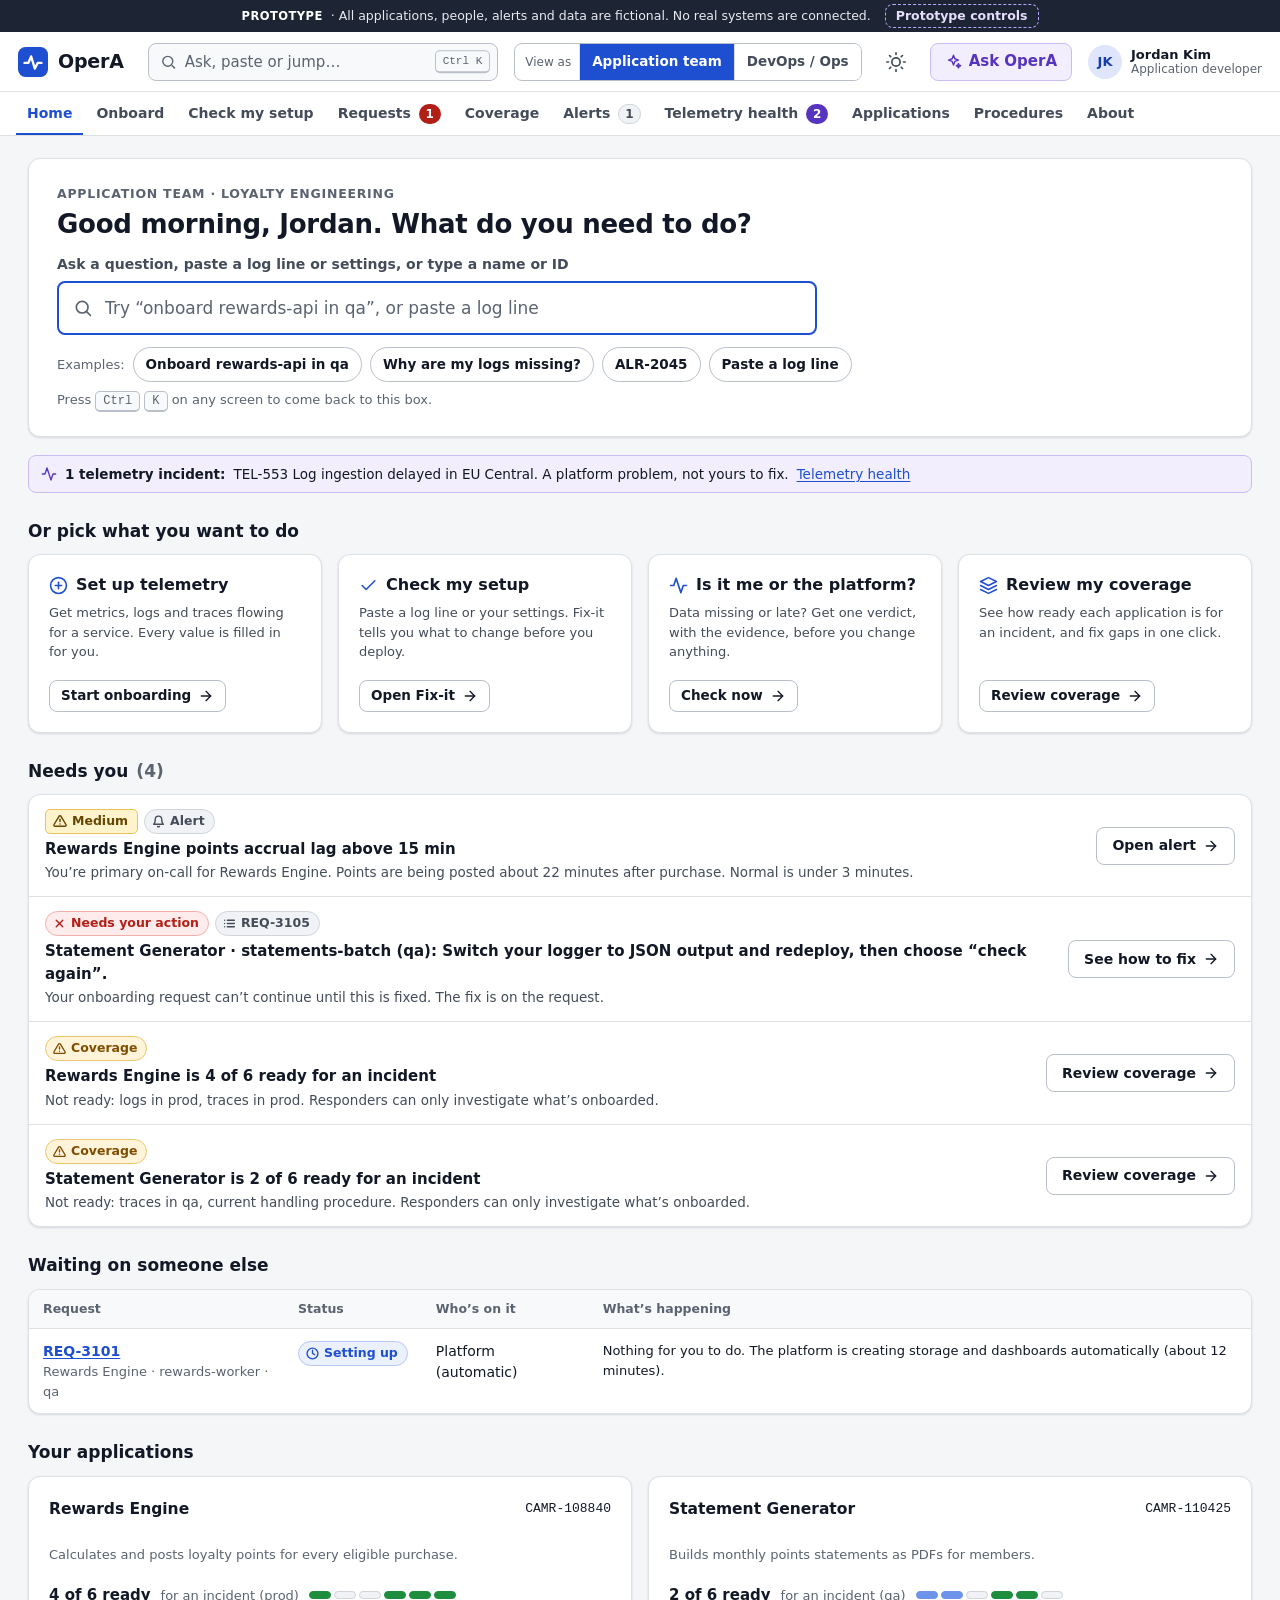
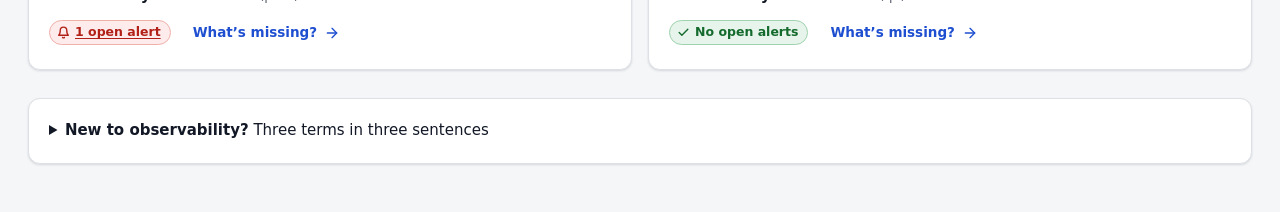
<file: opera/index.html>
<!DOCTYPE html>
<html lang="en">
<head>
<meta charset="UTF-8" />
<meta name="viewport" content="width=device-width, initial-scale=1.0" />
<title>OperA · Self-service observability</title>
<meta name="description" content="OperA — an application-centered, self-service observability platform prototype. Less chasing. More solving." />
<link rel="icon" href="data:image/svg+xml,%3Csvg xmlns='http://www.w3.org/2000/svg' viewBox='0 0 32 32'%3E%3Crect width='32' height='32' rx='8' fill='%231f4fd1'/%3E%3Cpath d='M7 17h4l3-7 4 13 3-6h4' fill='none' stroke='white' stroke-width='2.5' stroke-linecap='round' stroke-linejoin='round'/%3E%3C/svg%3E" />
<link rel="stylesheet" href="css/opera.css" />
<link rel="stylesheet" href="css/theme-dark.css" />
</head>
<body>
<a class="skip-link" href="#main">Skip to main content</a>

<section class="prototype-ribbon" aria-label="Prototype notice">
  <span><strong>Prototype</strong> · All applications, people, alerts and data are fictional. No real systems are connected.</span>
  <button class="proto-btn" type="button" data-action="toggle-proto" aria-expanded="false" aria-controls="proto-panel">Prototype controls</button>
</section>

<header class="topbar">
  <button class="icon-btn nav-toggle" type="button" data-action="toggle-nav" aria-expanded="false" aria-controls="sidenav">
    <span class="sr-only">Open navigation</span>
    <svg viewBox="0 0 24 24" aria-hidden="true" focusable="false"><path d="M3 6h18M3 12h18M3 18h18"/></svg>
  </button>
  <a class="brand" href="#/home">
    <svg class="brand-mark" viewBox="0 0 32 32" aria-hidden="true" focusable="false"><rect width="32" height="32" rx="8"/><path d="M7 17h4l3-7 4 13 3-6h4"/></svg>
    <span class="brand-name">OperA</span>
    <span class="brand-tag">Less chasing. More solving.</span>
  </a>

  <div class="cmd" data-cmd>
    <label for="cmd-input" class="sr-only">Ask a question, paste a log line or settings, or jump to an application, alert or request</label>
    <svg viewBox="0 0 24 24" aria-hidden="true" focusable="false"><circle cx="11" cy="11" r="7"/><path d="M21 21l-4.35-4.35"/></svg>
    <input id="cmd-input" type="text" role="combobox" aria-expanded="false" aria-controls="cmd-input-list" aria-autocomplete="list"
           autocomplete="off" spellcheck="false" placeholder="Ask, paste or jump…" />
    <kbd class="cmd-kbd" aria-hidden="true">Ctrl K</kbd>
    <div class="cmd-pop" hidden><div id="cmd-input-list" role="listbox" aria-label="Suggestions"></div></div>
  </div>

  <div class="role-switch" role="group" aria-labelledby="role-switch-label">
    <span id="role-switch-label" class="role-switch-label">View as</span>
    <button type="button" data-action="set-role" data-role="app" aria-pressed="true">Application team</button>
    <button type="button" data-action="set-role" data-role="ops" aria-pressed="false">DevOps / Ops</button>
  </div>

  <button class="icon-btn theme-btn" id="theme-btn" type="button" data-action="toggle-theme" aria-pressed="false"><span class="sr-only">Dark appearance</span></button>

  <button class="assistant-btn" type="button" data-action="toggle-assistant" aria-expanded="false" aria-controls="assistant">
    <svg viewBox="0 0 24 24" aria-hidden="true" focusable="false"><path d="M12 3l1.9 5.1L19 10l-5.1 1.9L12 17l-1.9-5.1L5 10l5.1-1.9z"/><path d="M19 15l.9 2.1L22 18l-2.1.9L19 21l-.9-2.1L16 18l2.1-.9z"/></svg>
    <span>Ask OperA</span>
  </button>
  <div class="user-chip" id="user-chip" role="group" aria-label="Signed in user"></div>
</header>

<div class="layout">
  <nav class="sidenav" id="sidenav" aria-label="Primary"></nav>
  <main id="main" tabindex="-1">
    <noscript><div class="callout callout-danger"><p>OperA needs JavaScript enabled to run this prototype.</p></div></noscript>
  </main>
  <aside class="assistant" id="assistant" aria-label="OperA Assistant" hidden></aside>
</div>

<dialog id="modal" aria-labelledby="modal-title"></dialog>

<div class="toast-region" id="toast-region" role="status" aria-live="polite" aria-atomic="false"></div>
<div class="sr-only" id="sr-announcer" aria-live="assertive" aria-atomic="true"></div>

<section class="proto-panel" id="proto-panel" aria-label="Prototype controls" hidden></section>

<script src="js/data.js"></script>
<script src="js/lint.js"></script>
<script src="js/core.js"></script>
<script src="js/components.js"></script>
<script src="js/command.js"></script>
<script src="js/views/home.js"></script>
<script src="js/views/apps.js"></script>
<script src="js/views/onboard.js"></script>
<script src="js/views/requests.js"></script>
<script src="js/views/alerts.js"></script>
<script src="js/views/health.js"></script>
<script src="js/views/runbooks.js"></script>
<script src="js/views/helpers.js"></script>
<script src="js/views/search.js"></script>
<script src="js/views/about.js"></script>
<script src="js/assistant.js"></script>
<script src="js/main.js"></script>
</body>
</html>
</file>
<file: opera/css/opera.css>
/* OperA prototype — design system
 * Tokens chosen for WCAG 2.2 AA: body text >= 4.5:1, UI boundaries >= 3:1.
 * Status is always icon + text; colour is a secondary cue only.
 */
:root {
  color-scheme: light;
  --page: #f5f6f8;
  --surface: #ffffff;
  --surface-2: #f8f9fb;
  --border: #dde1e6;
  --border-strong: #b9c0ca;
  --text: #121826;
  --text-2: #444c59;
  --text-3: #5b6370;
  --primary: #1f4fd1;
  --primary-hover: #173ea8;
  --primary-weak: #ebf0fd;
  --focus: #1f4fd1;

  --success: #136a2c; --success-bg: #e7f4eb; --success-bd: #9fd2ae;
  --danger: #b11f16;  --danger-bg: #fdeceb;  --danger-bd: #f0b0aa;
  --warn: #7f4d00;    --warn-bg: #fff4d9;    --warn-bd: #ecc66f;
  --info: #1f4fd1;    --info-bg: #ebf0fd;    --info-bd: #b8c8f5;
  --neutral: #444c59; --neutral-bg: #f0f2f5; --neutral-bd: #d0d5dc;
  --tel: #5634bf;     --tel-bg: #f2eefd;     --tel-bd: #cbbdf4;
  --app: #0a6570;     --app-bg: #e5f3f4;     --app-bd: #9fd0d6;

  --sev-critical: #d03b3b;
  --sev-high-bg: #fde8de;   --sev-high-bd: #ec9f7d;   --sev-high-fg: #8a2c0b;
  --sev-medium-bg: #fff3cc; --sev-medium-bd: #e7c35a; --sev-medium-fg: #664600;
  --series-1: #2a78d6;
  --grid: #e3e6ea;

  /* Fills that carry white text. Kept separate from the text/link colours so a
     dark theme can lighten links without breaking contrast on filled controls. */
  --primary-fill: #1f4fd1; --primary-fill-hover: #173ea8;
  --danger-fill: #b11f16;  --danger-fill-hover: #8f1810;
  --tel-fill: #5634bf;
  --on-fill: #ffffff;
  --field-bg: #ffffff;
  --hover-bg: #fafbfd;
  --selected-bg: #f7f9ff;
  --border-hover: #9aa3af;
  --warn-edge: #b77700;
  --check-fail-bg: #fffafa; --check-wait-bg: #fbfcff;
  --avatar-bg: #dfe6fb; --avatar-fg: #173ea8;
  --env-prod-bg: #1d2433; --env-prod-fg: #ffffff;
  --toast-bg: #1d2433;
  --code-bg: #111827; --code-head-bg: #1d2433; --code-bd: #263044;
  --cov-active: #1e8e3e; --cov-partial: #d99a00; --cov-onboarding: #6d93ea;

  --radius: 8px;
  --radius-lg: 12px;
  --shadow: 0 1px 2px rgba(16, 24, 40, 0.06), 0 1px 3px rgba(16, 24, 40, 0.08);
  --shadow-lg: 0 12px 32px rgba(16, 24, 40, 0.18);
  --font: system-ui, -apple-system, "Segoe UI", Roboto, "Helvetica Neue", Arial, sans-serif;
  --mono: ui-monospace, SFMono-Regular, Menlo, Consolas, "Liberation Mono", monospace;
  --topbar-h: 60px;
  --assistant-w: 410px;
}

*, *::before, *::after { box-sizing: border-box; }
html { -webkit-text-size-adjust: 100%; }
body {
  margin: 0; background: var(--page); color: var(--text);
  font-family: var(--font); font-size: 15px; line-height: 1.5;
  -webkit-font-smoothing: antialiased;
}
h1, h2, h3, h4 { line-height: 1.25; margin: 0; }
h1 { font-size: 26px; font-weight: 700; letter-spacing: -0.01em; }
h2 { font-size: 18px; font-weight: 650; }
h3 { font-size: 15.5px; font-weight: 650; }
p { margin: 0 0 10px; }
p:last-child { margin-bottom: 0; }
a { color: var(--primary); text-underline-offset: 2px; }
a:hover { color: var(--primary-hover); }
code, pre, .mono { font-family: var(--mono); font-size: 0.92em; }
ul, ol { margin: 0; padding-left: 20px; }
ul.plain { list-style: none; padding: 0; }
ul.plain li + li { margin-top: 4px; }
hr { border: 0; border-top: 1px solid var(--border); margin: 20px 0; }
table { border-collapse: collapse; }
button, input, select, textarea { font: inherit; color: inherit; }
:focus-visible { outline: 3px solid var(--focus); outline-offset: 2px; border-radius: 4px; }
[hidden] { display: none !important; }

.sr-only {
  position: absolute !important; width: 1px; height: 1px; padding: 0; margin: -1px;
  overflow: hidden; clip: rect(0, 0, 0, 0); white-space: nowrap; border: 0;
}
.skip-link {
  position: absolute; left: 12px; top: -60px; z-index: 1000; background: var(--primary-fill); color: var(--on-fill);
  padding: 10px 16px; border-radius: var(--radius); font-weight: 600; text-decoration: none;
}
.skip-link:focus { top: 12px; color: var(--on-fill); }
.muted { color: var(--text-3); }
.small { font-size: 13px; }
.optional { font-weight: 400; color: var(--text-3); }
.nowrap { white-space: nowrap; }

/* ---------- prototype ribbon ---------- */
.prototype-ribbon {
  background: #1d2433; color: #e8ebf2; font-size: 12.5px; text-align: center; padding: 4px 12px;
  display: flex; flex-wrap: wrap; align-items: center; justify-content: center; gap: 4px 14px;
}
.prototype-ribbon strong { color: #fff; letter-spacing: 0.04em; text-transform: uppercase; font-size: 11.5px; margin-right: 4px; }

/* ---------- top bar ---------- */
.topbar {
  position: sticky; top: 0; z-index: 50; height: var(--topbar-h);
  display: flex; align-items: center; gap: 16px; padding: 0 18px;
  background: var(--surface); border-bottom: 1px solid var(--border);
}
.brand { display: flex; align-items: center; gap: 10px; text-decoration: none; color: var(--text); flex-shrink: 0; }
.brand-mark { width: 30px; height: 30px; }
.brand-mark rect { fill: var(--primary-fill); }
.brand-mark path { fill: none; stroke: #fff; stroke-width: 2.5; stroke-linecap: round; stroke-linejoin: round; }
.brand-name { font-weight: 750; font-size: 19px; letter-spacing: -0.01em; }
.brand-tag { font-size: 12.5px; color: var(--text-3); border-left: 1px solid var(--border); padding-left: 10px; }
.cmd { position: relative; flex: 1; max-width: 520px; margin-left: 8px; }
.cmd > svg, .cmd > .cmd-icon { position: absolute; left: 12px; top: 50%; width: 17px; height: 17px; transform: translateY(-50%); fill: none; stroke: var(--text-3); stroke-width: 2; pointer-events: none; }
.cmd input[type="text"] { width: 100%; height: 38px; min-height: 38px; padding: 0 64px 0 36px; border: 1px solid var(--border-strong); border-radius: var(--radius); background: var(--surface-2); }
.cmd input:focus { background: var(--field-bg); }
.cmd-kbd { position: absolute; right: 8px; top: 50%; transform: translateY(-50%); font-size: 11px; color: var(--text-3); pointer-events: none; }
.cmd-pop { position: absolute; left: 0; right: 0; top: calc(100% + 6px); z-index: 60; max-height: min(70vh, 520px); overflow-y: auto; background: var(--surface); border: 1px solid var(--border-strong); border-radius: var(--radius-lg); box-shadow: var(--shadow-lg); padding: 6px; }
.cmd-group { padding: 8px 10px 4px; font-size: 11.5px; font-weight: 750; text-transform: uppercase; letter-spacing: 0.05em; color: var(--text-3); }
.cmd-option { display: flex; gap: 10px; align-items: flex-start; padding: 8px 10px; border-radius: var(--radius); cursor: pointer; }
.cmd-option .icon { margin-top: 3px; color: var(--text-3); }
.cmd-option[aria-selected="true"], .cmd-option:hover { background: var(--primary-weak); }
.cmd-option[aria-selected="true"] { box-shadow: inset 3px 0 0 var(--primary); }
.cmd-option-text { display: flex; flex-direction: column; min-width: 0; }
.cmd-option-title { font-weight: 600; font-size: 14px; }
.cmd-option-sub { font-size: 12.5px; color: var(--text-2); }
.role-switch { display: flex; align-items: center; border: 1px solid var(--border-strong); border-radius: var(--radius); overflow: hidden; flex-shrink: 0; }
.role-switch-label { font-size: 12px; color: var(--text-3); padding: 0 8px 0 10px; }
.role-switch button { border: 0; border-left: 1px solid var(--border); background: var(--surface); padding: 0 12px; height: 36px; cursor: pointer; font-size: 13.5px; font-weight: 600; color: var(--text-2); }
.role-switch button[aria-pressed="true"] { background: var(--primary-fill); color: var(--on-fill); }
.assistant-btn {
  display: inline-flex; align-items: center; gap: 7px; height: 38px; padding: 0 14px; border-radius: var(--radius);
  border: 1px solid var(--tel-bd); background: var(--tel-bg); color: var(--tel); font-weight: 650; cursor: pointer; flex-shrink: 0;
}
.assistant-btn svg { width: 17px; height: 17px; fill: none; stroke: currentColor; stroke-width: 2; stroke-linejoin: round; }
.assistant-btn[aria-expanded="true"] { background: var(--tel-fill); color: var(--on-fill); border-color: var(--tel-fill); }
.user-chip { display: flex; align-items: center; gap: 9px; flex-shrink: 0; }
.avatar { width: 34px; height: 34px; border-radius: 50%; background: var(--avatar-bg); color: var(--avatar-fg); display: grid; place-items: center; font-weight: 700; font-size: 13px; }
.user-meta { display: flex; flex-direction: column; line-height: 1.2; font-size: 13px; }
.user-meta span { color: var(--text-3); font-size: 12px; }
.icon-btn { width: 36px; height: 36px; display: inline-grid; place-items: center; border: 1px solid transparent; background: transparent; border-radius: var(--radius); cursor: pointer; color: var(--text-2); }
.icon-btn:hover { background: var(--neutral-bg); }
.icon-btn svg { width: 20px; height: 20px; fill: none; stroke: currentColor; stroke-width: 2; stroke-linecap: round; }
.nav-toggle { display: none; }

/* ---------- layout: one row of navigation, content at full width ---------- */
.layout { display: grid; grid-template-columns: minmax(0, 1fr); grid-template-rows: auto 1fr; min-height: calc(100vh - var(--topbar-h) - 32px); }
body.assistant-open .layout { grid-template-columns: minmax(0, 1fr) var(--assistant-w); }
main { padding: 22px 28px 48px; max-width: 1440px; width: 100%; margin: 0 auto; container-type: inline-size; container-name: main; }
main:has(> .triage) { max-width: none; padding: 14px 20px 0; }
main:focus { outline: none; }

.sidenav {
  grid-column: 1 / -1; position: sticky; top: var(--topbar-h); z-index: 40; background: var(--surface);
  display: flex; align-items: center; gap: 12px; padding: 0 16px; border-bottom: 1px solid var(--border); overflow-x: auto; overflow-y: hidden;
}
.sidenav ul { list-style: none; padding: 0; margin: 0; display: flex; gap: 2px; }
.sidenav a {
  display: flex; align-items: center; gap: 8px; padding: 11px 11px 9px; border-bottom: 2px solid transparent;
  color: var(--text-2); text-decoration: none; font-weight: 550; font-size: 14px; white-space: nowrap;
}
.sidenav a:hover { color: var(--text); background: var(--neutral-bg); }
.sidenav a[aria-current="page"] { color: var(--primary); font-weight: 650; border-bottom-color: var(--primary); }
.sidenav .icon { width: 17px; height: 17px; flex-shrink: 0; }
.nav-drawer-head { display: none; }
.nav-badge { min-width: 22px; height: 20px; padding: 0 6px; border-radius: 10px; font-size: 12px; font-weight: 700; display: inline-grid; place-items: center; }
.nav-badge-danger { background: var(--danger-fill); color: var(--on-fill); }
.nav-badge-neutral { background: var(--neutral-bg); color: var(--neutral); border: 1px solid var(--neutral-bd); }
.nav-badge-tel { background: var(--tel-fill); color: var(--on-fill); }
/* Headings receive programmatic focus on navigation (for screen readers); no ring needed. */
main h1[tabindex="-1"]:focus { outline: none; }

/* ---------- icons ---------- */
.icon { width: 16px; height: 16px; fill: none; stroke: currentColor; stroke-width: 2; stroke-linecap: round; stroke-linejoin: round; flex-shrink: 0; vertical-align: -3px; }

/* ---------- page header ---------- */
.crumbs ol { list-style: none; padding: 0; display: flex; flex-wrap: wrap; gap: 6px; font-size: 13.5px; margin-bottom: 10px; color: var(--text-3); }
.crumbs li + li::before { content: '/'; margin-right: 6px; color: var(--border-strong); }
.page-head { display: flex; justify-content: space-between; align-items: flex-start; gap: 20px; margin-bottom: 22px; flex-wrap: wrap; }
.page-head .lead { color: var(--text-2); font-size: 16px; margin-top: 6px; max-width: 760px; }
.eyebrow { font-size: 12.5px; font-weight: 650; text-transform: uppercase; letter-spacing: 0.06em; color: var(--text-3); margin-bottom: 4px; display: flex; gap: 8px; align-items: center; flex-wrap: wrap; }
.page-actions { display: flex; gap: 8px; flex-wrap: wrap; }

/* ---------- buttons ---------- */
.btn {
  display: inline-flex; align-items: center; justify-content: center; gap: 7px; min-height: 38px; padding: 0 15px;
  border: 1px solid var(--border-strong); border-radius: var(--radius); background: var(--surface); color: var(--text);
  font-weight: 600; font-size: 14px; cursor: pointer; text-decoration: none; white-space: nowrap;
}
.btn:hover { background: var(--surface-2); border-color: var(--border-hover); color: var(--text); }
.btn-primary { background: var(--primary-fill); border-color: var(--primary-fill); color: var(--on-fill); }
.btn-primary:hover { background: var(--primary-fill-hover); border-color: var(--primary-fill-hover); color: var(--on-fill); }
.btn-danger { background: var(--danger-fill); border-color: var(--danger-fill); color: var(--on-fill); }
.btn-danger:hover { background: var(--danger-fill-hover); color: var(--on-fill); }
.btn-danger-ghost { color: var(--danger); border-color: var(--danger-bd); }
.btn-ghost { border-color: transparent; background: transparent; color: var(--primary); }
.btn-ghost:hover { background: var(--primary-weak); border-color: transparent; color: var(--primary-hover); }
.btn-sm { min-height: 32px; padding: 0 11px; font-size: 13.5px; }
.btn[disabled], .btn[aria-disabled="true"] { opacity: 0.55; cursor: not-allowed; }
.btn-row { display: flex; gap: 10px; flex-wrap: wrap; align-items: center; }
.link-btn { min-height: 24px; background: none; border: 0; padding: 0; color: var(--primary); text-decoration: underline; text-underline-offset: 2px; cursor: pointer; font-weight: 600; }

/* ---------- cards & grids ---------- */
.card { background: var(--surface); border: 1px solid var(--border); border-radius: var(--radius-lg); padding: 20px; box-shadow: var(--shadow); }
.card + .card { margin-top: 16px; }
.grid > .card + .card { margin-top: 0; }
.card-title { display: flex; align-items: center; gap: 8px; font-size: 16px; margin-bottom: 14px; }
.card-title .icon { color: var(--text-3); }
.card-head { display: flex; justify-content: space-between; align-items: center; gap: 12px; margin-bottom: 14px; flex-wrap: wrap; }
.card-head .card-title { margin-bottom: 0; }
.section { margin-top: 28px; }
.section-title { font-size: 17px; margin-bottom: 12px; display: flex; align-items: center; gap: 8px; }
.grid { display: grid; gap: 16px; }
.grid-2 { grid-template-columns: repeat(2, minmax(0, 1fr)); }
.grid-3 { grid-template-columns: repeat(3, minmax(0, 1fr)); }
.grid-4 { grid-template-columns: repeat(4, minmax(0, 1fr)); }
.split { display: grid; grid-template-columns: minmax(0, 1fr) 360px; gap: 20px; align-items: start; }
.split > div > .card + .card, .stack > * + * { margin-top: 16px; }

/* ---------- key/value ---------- */
.kv { display: grid; grid-template-columns: 140px minmax(0, 1fr); gap: 8px 14px; margin: 0 0 14px; font-size: 14px; }
.kv dt { color: var(--text-3); }
.kv dd { margin: 0; }

/* ---------- chips ---------- */
.chip {
  display: inline-flex; align-items: center; gap: 5px; padding: 2px 9px 2px 7px; border-radius: 999px;
  font-size: 12.5px; font-weight: 650; border: 1px solid; white-space: nowrap; line-height: 1.5;
}
.chip .icon { width: 13px; height: 13px; vertical-align: 0; stroke-width: 2.5; }
.chip-success { color: var(--success); background: var(--success-bg); border-color: var(--success-bd); }
.chip-danger { color: var(--danger); background: var(--danger-bg); border-color: var(--danger-bd); }
.chip-warn { color: var(--warn); background: var(--warn-bg); border-color: var(--warn-bd); }
.chip-info { color: var(--info); background: var(--info-bg); border-color: var(--info-bd); }
.chip-neutral { color: var(--neutral); background: var(--neutral-bg); border-color: var(--neutral-bd); }
.chip-tel { color: var(--tel); background: var(--tel-bg); border-color: var(--tel-bd); }
.chip-app { color: var(--app); background: var(--app-bg); border-color: var(--app-bd); }

.sev { display: inline-flex; align-items: center; gap: 5px; padding: 2px 9px 2px 7px; border-radius: 5px; font-size: 12.5px; font-weight: 700; white-space: nowrap; border: 1px solid; }
.sev .icon { width: 14px; height: 14px; vertical-align: 0; stroke-width: 2.5; }
.sev-critical { background: var(--sev-critical); border-color: var(--sev-critical); color: #fff; }
.sev-high { background: var(--sev-high-bg); border-color: var(--sev-high-bd); color: var(--sev-high-fg); }
.sev-medium { background: var(--sev-medium-bg); border-color: var(--sev-medium-bd); color: var(--sev-medium-fg); }
.sev-low { background: var(--neutral-bg); border-color: var(--neutral-bd); color: var(--neutral); }

.env { font-family: var(--mono); font-size: 12px; font-weight: 700; padding: 1px 7px; border-radius: 4px; border: 1px solid var(--border-strong); color: var(--text-2); background: var(--surface); }
.env-prod { background: var(--env-prod-bg); border-color: var(--env-prod-bg); color: var(--env-prod-fg); }

/* ---------- callouts ---------- */
.callout { display: flex; gap: 12px; padding: 14px 16px; border: 1px solid; border-left-width: 4px; border-radius: var(--radius); margin-bottom: 16px; }
.callout-icon { width: 20px; height: 20px; margin-top: 1px; }
.callout-content { flex: 1; min-width: 0; }
.callout-title { font-weight: 700; margin-bottom: 4px; }
.callout-body { font-size: 14.5px; }
.callout-actions { margin-top: 10px; display: flex; gap: 8px; flex-wrap: wrap; }
.callout-info { background: var(--info-bg); border-color: var(--info-bd); border-left-color: var(--info); }
.callout-info .callout-icon { color: var(--info); }
.callout-success { background: var(--success-bg); border-color: var(--success-bd); border-left-color: var(--success); }
.callout-success .callout-icon { color: var(--success); }
.callout-warn { background: var(--warn-bg); border-color: var(--warn-bd); border-left-color: var(--warn-edge); }
.callout-warn .callout-icon { color: var(--warn); }
.callout-danger { background: var(--danger-bg); border-color: var(--danger-bd); border-left-color: var(--danger); }
.callout-danger .callout-icon { color: var(--danger); }
.callout-tel { background: var(--tel-bg); border-color: var(--tel-bd); border-left-color: var(--tel); }
.callout-tel .callout-icon { color: var(--tel); }
.card .callout { margin: 12px 0; }

/* "Next step" — the most important element on any task screen */
.next-step { display: flex; gap: 14px; align-items: center; padding: 16px 18px; border-radius: var(--radius-lg); border: 2px solid var(--primary); background: var(--surface); margin-bottom: 20px; box-shadow: var(--shadow); flex-wrap: wrap; }
.next-step-label { font-size: 12px; font-weight: 750; letter-spacing: 0.06em; text-transform: uppercase; color: var(--primary); }
.next-step-text { flex: 1; min-width: 240px; font-size: 15.5px; font-weight: 550; }
.next-step.tone-success { border-color: var(--success); }
.next-step.tone-success .next-step-label { color: var(--success); }
.next-step.tone-danger { border-color: var(--danger); }
.next-step.tone-danger .next-step-label { color: var(--danger); }
.next-step.tone-warn { border-color: var(--warn-edge); }
.next-step.tone-warn .next-step-label { color: var(--warn); }

/* ---------- tables ---------- */
.table-wrap { position: relative; overflow-x: auto; border: 1px solid var(--border); border-radius: var(--radius-lg); background: var(--surface); box-shadow: var(--shadow); }
.table { width: 100%; font-size: 14px; }
.table caption { text-align: left; padding: 12px 14px 0; font-weight: 650; }
.table th { text-align: left; font-size: 12.5px; font-weight: 650; color: var(--text-3); padding: 10px 14px; border-bottom: 1px solid var(--border); background: var(--surface-2); white-space: nowrap; }
.table td { padding: 12px 14px; border-bottom: 1px solid var(--border); vertical-align: top; }
.table tr:last-child td { border-bottom: 0; }
.table tbody tr:hover { background: var(--hover-bg); }
.table .num { text-align: right; font-variant-numeric: tabular-nums; }
.table-compact td, .table-compact th { padding: 6px 10px; }
.row-title { font-weight: 650; }
.row-sub { font-size: 13px; color: var(--text-3); }
.cell-stack { display: flex; flex-direction: column; gap: 4px; align-items: flex-start; }

/* ---------- toolbar / filters ---------- */
.toolbar { display: flex; gap: 10px; align-items: flex-end; flex-wrap: wrap; margin-bottom: 14px; }
.toolbar .field { margin: 0; }
.seg { display: inline-flex; border: 1px solid var(--border-strong); border-radius: var(--radius); overflow: hidden; background: var(--surface); }
.seg button { border: 0; background: transparent; padding: 0 13px; min-height: 36px; font-weight: 600; font-size: 13.5px; cursor: pointer; color: var(--text-2); }
.seg button + button { border-left: 1px solid var(--border); }
.seg button[aria-pressed="true"] { background: var(--primary-weak); color: var(--primary); }

/* ---------- forms ---------- */
.field { margin-bottom: 18px; }
.field > label, .field-label, legend { display: block; font-weight: 650; margin-bottom: 5px; font-size: 14.5px; }
.hint { color: var(--text-3); font-size: 13.5px; margin: -2px 0 8px; }
input[type="text"], input[type="search"], select, textarea {
  width: 100%; min-height: 40px; padding: 8px 11px; border: 1px solid var(--border-strong); border-radius: var(--radius); background: var(--field-bg);
}
textarea { min-height: 80px; resize: vertical; }
input[aria-invalid="true"], textarea[aria-invalid="true"], select[aria-invalid="true"] { border-color: var(--danger); box-shadow: 0 0 0 1px var(--danger); }
.error-msg { color: var(--danger); font-weight: 600; font-size: 13.5px; margin-top: 6px; display: flex; gap: 6px; align-items: flex-start; }
.error-msg::before { content: '!'; flex-shrink: 0; width: 17px; height: 17px; border-radius: 50%; background: var(--danger-fill); color: var(--on-fill); font-size: 12px; display: grid; place-items: center; font-weight: 800; margin-top: 1px; }
fieldset { border: 0; padding: 0; margin: 0 0 18px; min-width: 0; }
.radio-row { display: flex; gap: 10px; align-items: flex-start; padding: 8px 0; cursor: pointer; font-size: 14px; }
.radio-row input { margin-top: 3px; width: 17px; height: 17px; accent-color: var(--primary); flex-shrink: 0; }
.choice-list { display: grid; gap: 8px; }
.choice {
  display: flex; gap: 12px; align-items: flex-start; padding: 12px 14px; border: 1px solid var(--border-strong); border-radius: var(--radius);
  background: var(--surface); cursor: pointer;
}
.choice:hover { border-color: var(--primary); }
.choice:has(input:checked) { border-color: var(--primary); box-shadow: 0 0 0 1px var(--primary); background: var(--selected-bg); }
.choice:has(input:disabled) { cursor: default; background: var(--surface-2); }
.choice input { margin-top: 3px; width: 18px; height: 18px; accent-color: var(--primary); flex-shrink: 0; }
.choice-body { flex: 1; min-width: 0; }
.choice-title { font-weight: 650; display: flex; gap: 8px; align-items: center; flex-wrap: wrap; }
.choice-desc { font-size: 13.5px; color: var(--text-2); margin-top: 2px; }
.choice-meta { font-size: 13px; color: var(--text-3); margin-top: 4px; }
.error-summary { border: 2px solid var(--danger); border-radius: var(--radius); padding: 14px 16px; margin-bottom: 18px; background: var(--surface); }
.error-summary h2 { font-size: 16px; color: var(--danger); margin-bottom: 6px; }
.error-summary a { color: var(--danger); font-weight: 600; }

/* ---------- help disclosure ---------- */
.help { display: inline; }
.help-btn { display: inline-flex; align-items: center; gap: 4px; border: 0; background: none; padding: 2px 0; color: var(--primary); font-size: 13.5px; font-weight: 600; cursor: pointer; text-decoration: underline; text-decoration-style: dotted; text-underline-offset: 3px; }
.help-btn .icon { width: 15px; height: 15px; }
.help-panel { display: block; margin: 6px 0 10px; padding: 10px 12px; background: var(--info-bg); border: 1px solid var(--info-bd); border-radius: var(--radius); font-size: 13.5px; font-weight: 400; color: var(--text); }

/* ---------- code ---------- */
.code { border: 1px solid var(--code-bd); border-radius: var(--radius); overflow: hidden; margin: 10px 0; background: var(--code-bg); }
.code-head { display: flex; justify-content: space-between; align-items: center; padding: 6px 8px 6px 12px; background: var(--code-head-bg); color: #cbd2de; font-size: 12.5px; font-weight: 600; }
.code-head .btn { background: #2b3448; border-color: #3c475e; color: #fff; min-height: 28px; }
.code-head .btn:hover { background: #3a455d; }
.code pre { margin: 0; padding: 12px 14px; overflow-x: auto; color: #e5e9f0; font-size: 13px; line-height: 1.55; }

/* ---------- stepper ---------- */
.stepper { list-style: none; padding: 0; margin: 0 0 22px; display: flex; gap: 0; counter-reset: s; }
.step { flex: 1; display: flex; flex-direction: column; align-items: center; text-align: center; position: relative; font-size: 13px; color: var(--text-3); min-width: 0; }
.step::before { content: ''; position: absolute; top: 14px; left: calc(-50% + 16px); right: calc(50% + 16px); height: 2px; background: var(--border-strong); }
.step:first-child::before { display: none; }
.step-done::before, .step-current::before, .step-failed::before { background: var(--primary); }
.step-dot { width: 30px; height: 30px; border-radius: 50%; display: grid; place-items: center; font-weight: 700; border: 2px solid var(--border-strong); background: var(--surface); position: relative; z-index: 1; margin-bottom: 6px; color: var(--text-3); }
.step-dot .icon { width: 15px; height: 15px; stroke-width: 3; vertical-align: 0; }
.step-done .step-dot { background: var(--primary-fill); border-color: var(--primary-fill); color: var(--on-fill); }
.step-current .step-dot { border-color: var(--primary); color: var(--primary); box-shadow: 0 0 0 4px var(--primary-weak); }
.step-current .step-label { color: var(--text); font-weight: 700; }
.step-done .step-label { color: var(--text-2); }
.step-failed .step-dot { background: var(--danger-fill); border-color: var(--danger-fill); color: var(--on-fill); }
.step-failed .step-label { color: var(--danger); font-weight: 700; }
.step-label { padding: 0 4px; }
.stepper-compact { margin: 6px 0 0; }
.stepper-compact .step { font-size: 11.5px; }
.stepper-compact .step-dot { width: 20px; height: 20px; font-size: 10.5px; margin-bottom: 3px; border-width: 2px; }
.stepper-compact .step::before { top: 9px; left: calc(-50% + 11px); right: calc(50% + 11px); }
.stepper-compact .step-dot .icon { width: 11px; height: 11px; }
.stepper-compact .step-current .step-dot { box-shadow: 0 0 0 3px var(--primary-weak); }

/* ---------- onboarding pieces ---------- */
.draft-note { font-size: 13px; color: var(--text-3); display: inline-flex; gap: 6px; align-items: center; }
.selected-app { display: flex; justify-content: space-between; gap: 12px; align-items: flex-start; padding: 14px 16px; border: 1px solid var(--success-bd); background: var(--success-bg); border-radius: var(--radius); margin-bottom: 18px; flex-wrap: wrap; }
.quick-picks { display: flex; gap: 8px; flex-wrap: wrap; margin-bottom: 14px; }
.quick-pick { border: 1px solid var(--border-strong); background: var(--surface); border-radius: 999px; padding: 6px 12px; cursor: pointer; font-size: 13.5px; font-weight: 600; }
.quick-pick:hover { border-color: var(--primary); color: var(--primary); }
.prereq { margin-top: 10px; padding: 10px 12px; border-radius: var(--radius); background: var(--surface-2); border: 1px solid var(--border); font-size: 13.5px; }
.prereq-title { font-weight: 650; margin-bottom: 2px; }
.tabs { display: flex; gap: 4px; border-bottom: 1px solid var(--border); margin-bottom: 0; flex-wrap: wrap; }
.tabs [role="tab"] { border: 1px solid transparent; border-bottom: 0; background: none; padding: 9px 14px; font-weight: 600; cursor: pointer; color: var(--text-2); border-radius: var(--radius) var(--radius) 0 0; margin-bottom: -1px; }
.tabs [role="tab"][aria-selected="true"] { background: var(--surface); border-color: var(--border); color: var(--primary); }
.tab-panel { padding-top: 6px; }
.numbered { list-style: none; padding: 0; counter-reset: n; }
.numbered > li { counter-increment: n; position: relative; padding-left: 40px; margin-bottom: 22px; }
.numbered > li::before { content: counter(n); position: absolute; left: 0; top: -2px; width: 28px; height: 28px; border-radius: 50%; background: var(--primary-weak); color: var(--primary); font-weight: 750; display: grid; place-items: center; font-size: 14px; }
.numbered > li > h3 { margin-bottom: 6px; }
.choice-row { grid-template-columns: repeat(auto-fit, minmax(220px, 1fr)); }

/* ---------- validation results ---------- */
.val-summary { display: flex; gap: 10px; flex-wrap: wrap; align-items: center; margin: 4px 0 14px; }
.checks { list-style: none; padding: 0; margin: 0; border: 1px solid var(--border); border-radius: var(--radius-lg); overflow: hidden; }
.check { padding: 14px 16px; border-bottom: 1px solid var(--border); background: var(--surface); }
.check:last-child { border-bottom: 0; }
.check-head { display: flex; gap: 10px; align-items: center; justify-content: space-between; flex-wrap: wrap; }
.check-name { font-weight: 650; display: flex; gap: 8px; align-items: center; }
.check-detail { margin-top: 6px; color: var(--text-2); font-size: 14px; }
.check-fail { background: var(--check-fail-bg); }
.check-fail .check-name { color: var(--danger); }
.check-waiting { background: var(--check-wait-bg); }
.check-block { margin-top: 10px; display: grid; gap: 8px; }
.check-sub { font-size: 12.5px; font-weight: 700; text-transform: uppercase; letter-spacing: 0.05em; color: var(--text-3); margin-bottom: 2px; }
.check-actions { display: flex; gap: 8px; flex-wrap: wrap; margin-top: 10px; }
.check-note { margin-top: 8px; font-size: 13.5px; padding: 8px 10px; border-radius: var(--radius); background: var(--tel-bg); border: 1px solid var(--tel-bd); }
.progress-line { height: 4px; background: var(--neutral-bg); border-radius: 2px; overflow: hidden; margin: 8px 0 14px; }
.progress-line > div { height: 100%; background: var(--primary); transition: width 0.3s ease; }

/* ---------- evidence list ---------- */
.evidence { list-style: none; padding: 0; margin: 12px 0 0; display: grid; gap: 8px; }
.evidence li { display: flex; gap: 10px; align-items: flex-start; font-size: 14px; }
.evidence .ev-icon { width: 22px; height: 22px; border-radius: 50%; display: grid; place-items: center; flex-shrink: 0; border: 1px solid; }
.evidence .ev-icon .icon { width: 12px; height: 12px; stroke-width: 3; vertical-align: 0; }
.ev-good .ev-icon { color: var(--success); background: var(--success-bg); border-color: var(--success-bd); }
.ev-bad .ev-icon { color: var(--danger); background: var(--danger-bg); border-color: var(--danger-bd); }
.ev-warn .ev-icon { color: var(--warn); background: var(--warn-bg); border-color: var(--warn-bd); }
.ev-info .ev-icon { color: var(--neutral); background: var(--neutral-bg); border-color: var(--neutral-bd); }
.verdict { padding: 14px 16px; border-radius: var(--radius); border: 1px solid; margin-bottom: 4px; }
.verdict-application { background: var(--app-bg); border-color: var(--app-bd); }
.verdict-telemetry { background: var(--tel-bg); border-color: var(--tel-bd); }
.verdict-inconclusive { background: var(--warn-bg); border-color: var(--warn-bd); }
.verdict-head { display: flex; gap: 10px; align-items: center; flex-wrap: wrap; margin-bottom: 4px; }
.verdict-title { font-weight: 750; font-size: 16px; }
.signal-grid { display: grid; grid-template-columns: repeat(3, minmax(0, 1fr)); gap: 10px; margin-top: 12px; }
.signal-cell { border: 1px solid var(--border); border-radius: var(--radius); padding: 10px 12px; background: var(--surface); }
.signal-cell .sig-name { font-weight: 650; font-size: 13.5px; margin-bottom: 4px; }
.signal-cell .sig-detail { font-size: 12.5px; color: var(--text-3); margin-top: 4px; }

/* ---------- runbook steps ---------- */
.rb-steps { list-style: none; padding: 0; margin: 0; display: grid; gap: 10px; }
.rb-step { border: 1px solid var(--border); border-radius: var(--radius); padding: 12px 14px; display: flex; gap: 12px; align-items: flex-start; background: var(--surface); }
.rb-step.is-done { background: var(--surface-2); }
.rb-step.is-done .rb-title { text-decoration: line-through; text-decoration-color: var(--text-3); color: var(--text-2); }
.rb-step.is-next { border-color: var(--primary); box-shadow: 0 0 0 1px var(--primary); }
.rb-check { width: 20px; height: 20px; margin-top: 2px; accent-color: var(--primary); flex-shrink: 0; }
.rb-num { font-weight: 700; color: var(--text-3); margin-right: 4px; }
.rb-title { font-weight: 650; }
.rb-body { font-size: 14px; color: var(--text-2); margin-top: 2px; }
.rb-decision { font-size: 13.5px; margin-top: 6px; padding: 6px 10px; border-left: 3px solid var(--warn-edge); background: var(--warn-bg); border-radius: 0 6px 6px 0; }
.rb-actions { display: flex; gap: 6px; flex-wrap: wrap; margin-top: 8px; }
.next-tag { font-size: 11.5px; font-weight: 750; text-transform: uppercase; letter-spacing: 0.05em; color: var(--primary); margin-left: 6px; }

/* ---------- escalation ladder ---------- */
.ladder { list-style: none; padding: 0; margin: 0; display: grid; gap: 0; }
.ladder-step { padding: 10px 0 12px 0; border-bottom: 1px dashed var(--border); }
.ladder-step:last-child { border-bottom: 0; }
.ladder-head { display: flex; gap: 8px; align-items: center; flex-wrap: wrap; }
.ladder-num { width: 22px; height: 22px; border-radius: 50%; background: var(--neutral-bg); border: 1px solid var(--neutral-bd); font-size: 12px; font-weight: 700; display: grid; place-items: center; }
.ladder-due .ladder-num { background: var(--danger-fill); color: var(--on-fill); border-color: var(--danger-fill); }
.ladder-done .ladder-num { background: var(--success-bg); color: var(--success); border-color: var(--success-bd); }
.ladder-meta { font-size: 13px; color: var(--text-2); margin: 4px 0 0 30px; }
.ladder-step .btn { margin: 8px 0 0 30px; }

/* ---------- timeline ---------- */
.timeline { list-style: none; padding: 0; margin: 0; }
.timeline li { padding: 0 0 12px 18px; border-left: 2px solid var(--border); position: relative; font-size: 14px; }
.timeline li::before { content: ''; position: absolute; left: -6px; top: 5px; width: 10px; height: 10px; border-radius: 50%; background: var(--surface); border: 2px solid var(--border-strong); }
.timeline li:last-child { padding-bottom: 0; }
.timeline .tl-meta { font-size: 12.5px; color: var(--text-3); }

/* ---------- stat tiles ---------- */
.stat { background: var(--surface); border: 1px solid var(--border); border-radius: var(--radius-lg); padding: 16px 18px; box-shadow: var(--shadow); text-decoration: none; color: inherit; display: block; }
a.stat:hover { border-color: var(--primary); color: inherit; }
.stat-label { font-size: 13.5px; color: var(--text-2); display: flex; gap: 6px; align-items: center; }
.stat-value { font-size: 30px; font-weight: 700; margin-top: 2px; }
.stat-sub { font-size: 13px; color: var(--text-3); }

/* ---------- action list (home "next actions") ---------- */
.action-list { list-style: none; padding: 0; margin: 0; border: 1px solid var(--border); border-radius: var(--radius-lg); background: var(--surface); box-shadow: var(--shadow); overflow: hidden; }
.action-item { display: flex; gap: 14px; align-items: center; padding: 14px 16px; border-bottom: 1px solid var(--border); flex-wrap: wrap; }
.action-item:last-child { border-bottom: 0; }
.action-main { flex: 1; min-width: 240px; }
.action-title { font-weight: 650; }
.action-why { font-size: 13.5px; color: var(--text-2); margin-top: 2px; }
.action-tags { display: flex; gap: 6px; flex-wrap: wrap; margin-bottom: 4px; align-items: center; }

/* ---------- app cards ---------- */
.app-card { display: flex; flex-direction: column; gap: 10px; }
.app-card h3 a { color: var(--text); text-decoration: none; }
/* Standalone links (not inside a sentence) meet the 24px minimum target size. */
.app-card h3 a, .board h3 a, .card-head > a { display: inline-block; min-height: 24px; line-height: 24px; }
.table-wrap[tabindex]:focus-visible { outline-offset: -3px; }
.app-card h3 a:hover { color: var(--primary); text-decoration: underline; }
.cov-bar { display: flex; gap: 2px; height: 8px; border-radius: 4px; overflow: hidden; background: var(--neutral-bg); }
.cov-bar span { display: block; height: 100%; }
.cov-bar .seg-active { background: var(--cov-active); }
.cov-bar .seg-partial { background: var(--cov-partial); }
.cov-bar .seg-onboarding { background: var(--cov-onboarding); }

/* ---------- chart ---------- */
.chart { margin: 0; }
.chart figcaption { font-size: 14px; margin-bottom: 2px; }
.chart-summary { font-size: 13.5px; color: var(--text-2); margin-bottom: 8px; }
.chart-plot { position: relative; border-radius: var(--radius); }
.chart-svg { width: 100%; height: auto; display: block; overflow: visible; }
.chart-svg .grid { stroke: var(--grid); stroke-width: 1; }
.chart-svg .tick { fill: var(--text-3); font-size: 11.5px; font-family: var(--font); }
.chart-svg .line { fill: none; stroke: var(--series-1); stroke-width: 2; stroke-linejoin: round; stroke-linecap: round; }
.chart-svg .area { fill: var(--series-1); opacity: 0.1; }
.chart-svg .end-dot { fill: var(--series-1); stroke: var(--surface); stroke-width: 2; }
.chart-svg .end-label { fill: var(--text); font-size: 12px; font-weight: 700; font-family: var(--font); }
.chart-svg .threshold { stroke: var(--sev-critical); stroke-width: 1.5; }
.chart-svg .threshold-label { fill: var(--text-2); font-size: 11.5px; font-family: var(--font); font-weight: 600; }
.chart-svg .marker { stroke: var(--border-strong); stroke-width: 1; }
.chart-svg .marker-label { fill: var(--text-3); font-size: 11px; font-family: var(--font); }
.chart-svg .gap { fill: var(--neutral-bg); }
.chart-svg .gap-label { fill: var(--text-2); font-size: 12px; font-weight: 650; font-family: var(--font); }
.chart-svg .crosshair { stroke: var(--text-2); stroke-width: 1; }
.chart-tip { position: absolute; top: 6px; transform: translateX(10px); background: var(--surface); border: 1px solid var(--border-strong); border-radius: 6px; padding: 5px 9px; font-size: 12.5px; box-shadow: var(--shadow); pointer-events: none; display: flex; flex-direction: column; white-space: nowrap; }
.chart-tip.tip-left { transform: translateX(calc(-100% - 10px)); }
.chart-tip .tip-time { color: var(--text-3); }
.chart-table { margin-top: 8px; font-size: 13.5px; }
summary { min-height: 24px; }
.chart-table summary { cursor: pointer; color: var(--primary); font-weight: 600; }
.chart-table table { margin-top: 8px; max-width: 360px; }

/* ---------- empty / loading ---------- */
.empty { text-align: center; padding: 36px 20px; background: var(--surface); border: 1px dashed var(--border-strong); border-radius: var(--radius-lg); color: var(--text-2); }
.empty-icon { width: 30px; height: 30px; color: var(--success); margin-bottom: 6px; }
.empty-title { font-weight: 700; color: var(--text); font-size: 16px; }

/* ---------- modal ---------- */
dialog { border: 1px solid var(--border); background: var(--surface); padding: 0; border-radius: var(--radius-lg); box-shadow: var(--shadow-lg); width: min(560px, calc(100vw - 32px)); max-height: calc(100vh - 48px); color: var(--text); }
dialog.modal-wide { width: min(760px, calc(100vw - 32px)); }
dialog::backdrop { background: rgba(17, 24, 39, 0.45); }
.modal-form { display: flex; flex-direction: column; max-height: calc(100vh - 48px); }
.modal-head { display: flex; justify-content: space-between; align-items: center; gap: 12px; padding: 16px 20px; border-bottom: 1px solid var(--border); }
.modal-head h2 { font-size: 18px; }
.modal-body { padding: 18px 20px; overflow-y: auto; }
.modal-foot { display: flex; justify-content: flex-end; gap: 10px; padding: 14px 20px; border-top: 1px solid var(--border); background: var(--surface-2); }
.approval-box { border: 1px solid var(--border); border-radius: var(--radius); padding: 12px 14px; background: var(--surface-2); margin-bottom: 16px; }
.approval-box .kv { margin: 0; grid-template-columns: 120px 1fr; }
.packet { border: 1px solid var(--border); border-radius: var(--radius); padding: 12px 14px; background: var(--surface-2); font-size: 13.5px; white-space: pre-wrap; font-family: var(--mono); max-height: 220px; overflow-y: auto; }
.log-lines { font-family: var(--mono); font-size: 12.5px; background: var(--code-bg); color: #e5e9f0; border: 1px solid var(--code-bd); border-radius: var(--radius); padding: 10px 12px; overflow-x: auto; margin: 0; }
.log-lines .lvl-error { color: #ff9b94; }
.log-lines .lvl-warn { color: #f4d27a; }

/* ---------- toast ---------- */
.toast-region { position: fixed; right: 20px; bottom: 20px; z-index: 300; display: grid; gap: 8px; max-width: 420px; }
.toast { background: var(--toast-bg); color: #fff; padding: 12px 16px; border-radius: var(--radius); box-shadow: var(--shadow-lg); font-size: 14px; border-left: 4px solid #4ade80; transition: opacity 0.3s, transform 0.3s; }
.toast-info { border-left-color: #93b4ff; }
.toast-warn { border-left-color: #f4c14a; }
.toast-danger { border-left-color: #ff8c84; }
.toast-out { opacity: 0; transform: translateY(6px); }

/* ---------- prototype controls ---------- */
.proto-btn { border: 1px dashed #b9a8ff; background: transparent; color: #e6deff; font: inherit; font-weight: 650; min-height: 24px; padding: 1px 10px; border-radius: var(--radius); cursor: pointer; }
.proto-btn:hover, .proto-btn[aria-expanded="true"] { background: #33295c; }
.proto-btn:focus-visible { outline-color: #fff; }
.proto-panel { position: fixed; left: 12px; bottom: 12px; z-index: 130; width: 340px; max-height: calc(100vh - 100px); overflow-y: auto; background: var(--surface); color: var(--text); border: 2px dashed var(--tel); border-radius: var(--radius-lg); padding: 14px 16px; box-shadow: var(--shadow-lg); }
.proto-head { display: flex; justify-content: space-between; align-items: center; }
.proto-head h2 { font-size: 16px; }
.proto-panel legend { font-size: 13.5px; margin: 10px 0 0; }
.proto-panel .radio-row { padding: 5px 0; font-size: 13.5px; }
.proto-inline { border: 1px dashed var(--tel); background: var(--tel-bg); border-radius: var(--radius); padding: 8px 10px; font-size: 13px; color: var(--tel); display: flex; gap: 8px; align-items: center; flex-wrap: wrap; margin-top: 10px; }
.proto-inline .btn { border-color: var(--tel-bd); color: var(--tel); background: var(--surface); }

/* ---------- assistant ---------- */
.assistant {
  background: var(--surface); border-left: 1px solid var(--border); position: sticky; top: var(--topbar-h);
  height: calc(100vh - var(--topbar-h)); display: flex; flex-direction: column; min-width: 0;
}
.as-head { padding: 14px 16px; border-bottom: 1px solid var(--border); display: flex; align-items: center; justify-content: space-between; gap: 10px; }
.as-head h2 { font-size: 16px; display: flex; gap: 8px; align-items: center; }
.as-head h2 .icon { color: var(--tel); width: 18px; height: 18px; }
.as-context { padding: 8px 16px; font-size: 12.5px; color: var(--text-2); background: var(--surface-2); border-bottom: 1px solid var(--border); }
.as-log { flex: 1; overflow-y: auto; padding: 14px 16px; display: grid; gap: 14px; align-content: start; }
.as-msg { font-size: 14px; }
.as-user { justify-self: end; background: var(--primary-fill); color: var(--on-fill); padding: 8px 12px; border-radius: 12px 12px 2px 12px; max-width: 85%; }
.as-bot { background: var(--surface-2); border: 1px solid var(--border); border-radius: 12px 12px 12px 2px; padding: 12px 14px; }
.as-bot p + p { margin-top: 6px; }
.as-label { font-size: 11.5px; font-weight: 750; text-transform: uppercase; letter-spacing: 0.05em; color: var(--text-3); margin: 10px 0 4px; }
.as-sources { list-style: none; padding: 0; display: grid; gap: 3px; font-size: 13px; }
.as-tools { font-size: 12.5px; margin-top: 8px; }
.as-tools summary { cursor: pointer; color: var(--text-2); font-weight: 600; }
.as-tools ul { list-style: none; padding: 6px 0 0; display: grid; gap: 4px; }
.as-tools code { font-size: 12px; background: var(--surface); border: 1px solid var(--border); padding: 1px 5px; border-radius: 4px; }
.as-proposal { border: 1px solid var(--border-strong); border-radius: var(--radius); padding: 10px 12px; background: var(--surface); margin-top: 6px; }
.as-proposal-title { font-weight: 650; font-size: 13.5px; display: flex; gap: 6px; align-items: center; flex-wrap: wrap; }
.as-proposal .btn { margin-top: 8px; }
.as-suggest { display: flex; flex-wrap: wrap; gap: 6px; padding: 10px 16px 0; }
.as-suggest button { border: 1px solid var(--tel-bd); background: var(--tel-bg); color: var(--tel); border-radius: 999px; padding: 5px 11px; font-size: 13px; font-weight: 600; cursor: pointer; text-align: left; }
.as-form { display: flex; gap: 8px; padding: 10px 16px; }
.as-form input { flex: 1; }
.as-foot { padding: 0 16px 12px; font-size: 12px; color: var(--text-3); }
.typing { display: inline-flex; gap: 4px; }
.typing span { width: 6px; height: 6px; border-radius: 50%; background: var(--text-3); animation: blink 1.2s infinite; }
.typing span:nth-child(2) { animation-delay: 0.2s; }
.typing span:nth-child(3) { animation-delay: 0.4s; }
@keyframes blink { 0%, 80%, 100% { opacity: 0.25; } 40% { opacity: 1; } }

/* ---------- one-line status strip ---------- */
.strip { display: flex; gap: 8px; align-items: center; flex-wrap: wrap; padding: 8px 12px; border: 1px solid; border-radius: var(--radius); font-size: 13.5px; margin: 0 0 12px; }
.strip-tel { background: var(--tel-bg); border-color: var(--tel-bd); }
.strip-tel > .icon { color: var(--tel); }

/* ---------- alerts screen: queue beside the selected alert ---------- */
.triage { display: flex; flex-direction: column; }
.triage .strip { margin-bottom: 10px; }
.triage-panes { display: grid; grid-template-columns: 340px minmax(0, 1fr); gap: 12px; min-height: 0; }
.triage-panes.list-only, .triage-panes.detail-only { grid-template-columns: minmax(0, 1fr); }
.triage-main { display: grid; grid-template-columns: minmax(0, 1fr) 340px; gap: 12px; min-height: 0; min-width: 0; }
.pane { min-height: 0; min-width: 0; overflow-y: auto; }
.pane-list { display: flex; flex-direction: column; background: var(--surface); border: 1px solid var(--border); border-radius: var(--radius-lg); }
.pane-head { position: sticky; top: 0; z-index: 1; background: var(--surface); padding: 12px; border-bottom: 1px solid var(--border); }
.pane-head h1, .pane-head h2 { font-size: 15px; margin-bottom: 8px; }
.pane-filters { display: flex; gap: 8px; flex-wrap: wrap; }
.seg-sm button { min-height: 28px; padding: 0 10px; font-size: 12.5px; }
.pane-list .empty, .pane-list .callout { margin: 12px; }
.alert-list { list-style: none; margin: 0; padding: 0; }
.alert-row { display: grid; gap: 4px; padding: 10px 12px 10px 9px; border-bottom: 1px solid var(--border); border-left: 3px solid transparent; text-decoration: none; color: var(--text); }
.alert-row:hover { background: var(--hover-bg); color: var(--text); }
.alert-row:focus-visible { outline-offset: -3px; }
.alert-row[aria-current="true"] { background: var(--selected-bg); border-left-color: var(--primary); }
.alert-row-top { display: flex; gap: 6px; align-items: center; flex-wrap: wrap; }
.alert-row-age { margin-left: auto; font-size: 12px; color: var(--text-3); white-space: nowrap; }
.alert-row-title { font-weight: 650; font-size: 13.5px; line-height: 1.35; }
.alert-row-meta { font-size: 12px; color: var(--text-3); }
.alert-row-tags { display: flex; gap: 4px; flex-wrap: wrap; }
.pane-foot { margin-top: auto; padding: 6px 12px 46px; border-top: 1px solid var(--border); display: flex; justify-content: space-between; align-items: center; gap: 8px; flex-wrap: wrap; font-size: 12.5px; }
.pane-foot .radio-row { padding: 4px 0; font-size: 12.5px; }
.pane-detail { padding: 2px 4px 24px 2px; }
.pane-detail h1 { font-size: 21px; }
.pane-detail .lead { color: var(--text-2); margin: 4px 0 12px; font-size: 13.5px; }
.pane-detail .next-step { margin-bottom: 12px; padding: 12px 14px; }
.pane-detail .quick-actions { margin: 0 0 12px; }
.pane-context { padding: 2px 4px 24px 2px; }
.back-link { margin-bottom: 8px; font-size: 13.5px; }
.back-link .icon { margin-right: 4px; }
kbd { font-family: var(--mono); font-size: 12px; padding: 2px 7px; border: 1px solid var(--border-strong); border-bottom-width: 2px; border-radius: 5px; background: var(--surface-2); }

/* The context pane folds under the alert when the middle column gets narrow (e.g. assistant open). */
@container main (max-width: 1180px) {
  .triage-main { display: block; overflow-y: auto; }
  .triage-main > .pane { overflow: visible; }
  .triage-main > .pane-context { margin-top: 12px; }
}
/* Below this width the alerts screen shows one pane at a time and the page scrolls normally. */
@media (max-width: 1099px) {
  .triage-panes { display: block; height: auto !important; }
  .triage-main { display: block; overflow: visible; }
  .pane { overflow: visible; }
  .pane-foot { display: none; }
}


/* ---------- coverage board ---------- */
.board + .board { margin-top: 12px; }
.board h3 a { color: var(--text); text-decoration: none; }
.board h3 a:hover { color: var(--primary); text-decoration: underline; }
.board-table th[scope="row"] { text-align: left; font-weight: 600; font-size: 12.5px; color: var(--text); white-space: nowrap; }
.board-legend { display: flex; gap: 10px; flex-wrap: wrap; align-items: center; margin-bottom: 10px; }
.cov-cell { display: inline-flex; padding: 3px; border: 1px solid transparent; border-radius: 6px; }
.cov-cell-link { border-color: var(--border-strong); text-decoration: none; }
.cov-cell-link:hover { border-color: var(--primary); background: var(--selected-bg); }
.sigs { display: inline-flex; gap: 3px; }
.sig { display: inline-flex; align-items: center; gap: 2px; padding: 1px 5px; border: 1px solid; border-radius: 4px; font-size: 11.5px; font-weight: 700; line-height: 1.5; }
.sig .icon { width: 11px; height: 11px; stroke-width: 3; vertical-align: 0; }
.sig-active { color: var(--success); background: var(--success-bg); border-color: var(--success-bd); }
.sig-partial { color: var(--warn); background: var(--warn-bg); border-color: var(--warn-bd); }
.sig-onboarding { color: var(--info); background: var(--info-bg); border-color: var(--info-bd); }
.sig-none { color: var(--neutral); background: var(--neutral-bg); border-color: var(--neutral-bd); }

/* ---------- onboarding page ---------- */
.obc { display: grid; grid-template-columns: minmax(0, 1fr) 340px; gap: 16px; align-items: start; }
.obc-form .card + .card { margin-top: 12px; }
.obc-side { position: sticky; top: calc(var(--topbar-h) + 60px); }
.obc-num { width: 24px; height: 24px; border-radius: 50%; background: var(--primary-weak); color: var(--primary); display: inline-grid; place-items: center; font-size: 13px; font-weight: 750; }
.ready-list { list-style: none; padding: 0; margin: 0 0 12px; display: grid; gap: 8px; }
.ready-list li { display: flex; gap: 8px; align-items: flex-start; font-size: 13.5px; }
.ready-list .icon { width: 20px; height: 20px; padding: 3px; border: 1px solid; border-radius: 50%; margin-top: 1px; stroke-width: 3; }
.ready-ok .icon { color: var(--success); background: var(--success-bg); border-color: var(--success-bd); }
.ready-todo .icon { color: var(--neutral); background: var(--neutral-bg); border-color: var(--neutral-bd); }
.ready-bad .icon { color: var(--danger); background: var(--danger-bg); border-color: var(--danger-bd); }
.ready-wait .icon { color: var(--info); background: var(--info-bg); border-color: var(--info-bd); }
.ready-approval { padding: 8px 10px; background: var(--surface-2); border: 1px solid var(--border); border-radius: var(--radius); }
.obc-submit { width: 100%; margin: 4px 0 8px; }

/* ---------- home: ask, paste or pick ---------- */
.hero { padding: 26px 28px; margin-bottom: 18px; background: var(--surface); border: 1px solid var(--border); border-radius: var(--radius-lg); box-shadow: var(--shadow); }
.hero h1 { font-size: 26px; margin-bottom: 14px; }
.cmd-hero { max-width: 760px; margin: 0 0 12px; }
.cmd-hero .cmd-label { display: block; font-weight: 600; font-size: 14px; color: var(--text-2); margin-bottom: 6px; }
.cmd-hero > .cmd-icon { top: auto; bottom: 17px; transform: none; left: 16px; width: 20px; height: 20px; }
.cmd-hero input[type="text"] { height: 54px; padding: 0 16px 0 46px; font-size: 17px; border-width: 2px; border-color: var(--primary); background: var(--field-bg); }
.hero-examples { display: flex; gap: 8px; flex-wrap: wrap; align-items: center; margin-bottom: 8px; }
.goal-card { display: flex; flex-direction: column; gap: 8px; }
.goal-card h3 { display: flex; gap: 8px; align-items: center; font-size: 16px; }
.goal-card h3 .icon { width: 19px; height: 19px; color: var(--primary); }
.goal-card p { flex: 1; color: var(--text-2); }
.goal-card .btn { align-self: flex-start; }
.primer summary { cursor: pointer; }

/* ---------- readiness ---------- */
.ready-score { display: flex; gap: 10px; align-items: center; flex-wrap: wrap; }
.ready-meter { display: inline-flex; gap: 3px; }
.ready-meter span { width: 22px; height: 8px; border-radius: 4px; background: var(--neutral-bg); border: 1px solid var(--neutral-bd); }
.ready-meter span.on { background: var(--cov-active); border-color: var(--cov-active); }
.ready-meter span.pending { background: var(--cov-onboarding); border-color: var(--cov-onboarding); }
.coverage-grid { display: grid; grid-template-columns: minmax(0, 1fr) minmax(0, 1.25fr); gap: 20px; align-items: start; margin-top: 4px; }
.coverage-card h2 a { color: var(--text); text-decoration: none; display: inline-block; min-height: 24px; line-height: 24px; }
.coverage-card h2 a:hover { color: var(--primary); text-decoration: underline; }

/* ---------- Fix-it ---------- */
.fix-grid { display: grid; grid-template-columns: minmax(0, 1.8fr) minmax(0, 1fr); gap: 16px; align-items: start; }
.fix-grid .card + .card { margin-top: 0; }
.fix-examples { display: grid; gap: 8px; }
.fix-examples .btn { width: 100%; justify-content: flex-start; white-space: normal; text-align: left; height: auto; padding: 7px 11px; }
textarea.mono { font-size: 13px; line-height: 1.5; }
.check-warn { background: var(--surface); }
.check-info { background: var(--surface); }
.filter-chips { list-style: none; padding: 0; margin: 8px 0 0; display: flex; gap: 6px; flex-wrap: wrap; }
.filter-chips a { text-decoration: none; }
.timeline li > div:first-child { white-space: pre-line; }

/* ---------- small shared pieces ---------- */
.quick-actions { margin: -6px 0 18px; }
.rb-found { margin: 6px 0 0; padding: 6px 10px; font-size: 13.5px; background: var(--surface-2); border: 1px solid var(--border); border-radius: var(--radius); }
.rb-found li + li { margin-top: 4px; }
.ic-rule { margin-top: 10px; padding-top: 10px; border-top: 1px dashed var(--border); }
.combined-page { margin-bottom: 14px; padding: 10px 12px; border: 1px solid var(--info-bd); background: var(--info-bg); border-radius: var(--radius); }
.icon.flip { transform: scaleX(-1); }
::placeholder { color: var(--text-3); opacity: 1; }

/* ---------- responsive ---------- */
@media (max-width: 1500px) { .brand-tag { display: none; } .sidenav .icon { display: none; } }
@media (max-width: 1360px) {
  body.assistant-open .layout { grid-template-columns: minmax(0, 1fr); }
  .assistant { position: fixed; right: 0; top: var(--topbar-h); bottom: 0; width: min(var(--assistant-w), 100vw); height: auto; z-index: 90; box-shadow: var(--shadow-lg); }
}
@media (max-width: 1180px) {
  .split { grid-template-columns: minmax(0, 1fr); }
  .grid-4 { grid-template-columns: repeat(2, minmax(0, 1fr)); }
  .user-meta, .role-switch-label, .cmd-kbd { display: none; }
}
/* Below this width the navigation moves into a menu button. */
@media (max-width: 1100px) {
  .nav-toggle { display: inline-grid; }
  .sidenav { position: fixed; top: 0; left: 0; bottom: 0; width: min(300px, 88vw); z-index: 95; flex-direction: column; align-items: stretch; gap: 0; padding: 10px; overflow-y: auto; border-right: 1px solid var(--border); transform: translateX(-100%); visibility: hidden; transition: transform 0.2s ease, visibility 0s linear 0.2s; box-shadow: var(--shadow-lg); }
  body.nav-open .sidenav { transform: none; visibility: visible; transition: transform 0.2s ease, visibility 0s; }
  body.nav-open .layout::before { content: ""; position: fixed; inset: 0; z-index: 94; background: rgba(10, 14, 24, 0.45); }
  .nav-drawer-head { display: flex; align-items: center; justify-content: space-between; padding: 2px 4px 8px 12px; font-weight: 700; color: var(--text-2); }
  .sidenav ul { flex-direction: column; }
  .sidenav a { border-bottom: 0; border-radius: var(--radius); padding: 10px 12px; }
  .sidenav a[aria-current="page"] { background: var(--primary-weak); }
  .sidenav .icon { display: inline; }
}
@media (max-width: 900px) {
  main { padding: 18px 16px 40px; }
  .grid-2, .grid-3, .fix-grid, .coverage-grid { grid-template-columns: minmax(0, 1fr); }
  .signal-grid { grid-template-columns: minmax(0, 1fr); }
  .assistant-btn span { position: absolute; width: 1px; height: 1px; overflow: hidden; clip: rect(0, 0, 0, 0); white-space: nowrap; }
  .stepper .step-label { font-size: 11.5px; }
  .kv { grid-template-columns: 120px minmax(0, 1fr); }
  .hero { padding: 18px 16px; }
  .kbd-hint { display: none; }
  .hero h1 { font-size: 22px; }
}
@media (max-width: 820px) {
  :root { --topbar-h: 104px; }
  .topbar { flex-wrap: wrap; height: auto; min-height: var(--topbar-h); padding: 8px 12px; gap: 8px 10px; }
  .brand { margin-right: auto; }
  .cmd { order: 5; flex: 1 0 100%; max-width: none; margin: 0; }
  .role-switch button { padding: 0 9px; font-size: 12.5px; }
}
/* Phones: two fixed rows. Row 1: menu, logo, who you're viewing as. Row 2: the box, appearance, assistant. */
@media (max-width: 560px) {
  .brand-name { position: absolute; width: 1px; height: 1px; overflow: hidden; clip: rect(0, 0, 0, 0); white-space: nowrap; }
  .brand { margin-right: 0; }
  .role-switch { margin-left: auto; }
  .role-switch button { padding: 0 8px; }
  .user-chip { display: none; }
  .cmd { flex: 1 0 calc(100% - 110px); }
  .theme-btn { order: 6; }
  .assistant-btn { order: 7; padding: 0 10px; }
  .stepper .step-label { display: none; }
  .stepper .step-current .step-label { display: block; position: absolute; top: 36px; white-space: nowrap; }
  .stepper { margin-bottom: 40px; }
}
@media (max-width: 380px) {
  .topbar { padding: 8px 10px; gap: 8px 6px; }
  .role-switch button { padding: 0 6px; font-size: 12px; }
}

/* Layout responds to the space main actually has (e.g. with the assistant open), not just the viewport. */
@container main (max-width: 1000px) {
  .split, .obc { grid-template-columns: minmax(0, 1fr); }
  .grid-4 { grid-template-columns: repeat(2, minmax(0, 1fr)); }
  .obc-side { position: static; }
}
@container main (max-width: 520px) {
  .grid-4 { grid-template-columns: minmax(0, 1fr); }
}

@media (prefers-reduced-motion: reduce) {
  *, *::before, *::after { animation-duration: 0.01ms !important; animation-iteration-count: 1 !important; transition-duration: 0.01ms !important; scroll-behavior: auto !important; }
}
@media (forced-colors: active) {
  .chip, .sev, .env, .nav-badge { border: 1px solid CanvasText; }
  .step-dot { border: 2px solid CanvasText; }
  .chart-svg .line { stroke: CanvasText; }
}
@media print {
  .topbar, .sidenav, .assistant, .proto-btn, .proto-panel, .toast-region, .prototype-ribbon { display: none !important; }
  .layout { display: block; }
}
</file>
<file: opera/css/theme-dark.css>
/* OperA — dark appearance.
 * Colours only: it never changes layout or content. Values are chosen for the
 * dark surface (not an automatic flip) and keep WCAG 2.2 AA contrast:
 * text >= 4.5:1, control boundaries >= 3:1.
 */
html[data-theme="dark"] {
  color-scheme: dark;
  --page: #0e1014;
  --surface: #171a21;
  --surface-2: #1e222b;
  --border: #2d333e;
  --border-strong: #6b7688;
  --text: #e8ebf0;
  --text-2: #c0c7d2;
  --text-3: #9ba4b3;
  --primary: #8fb0ff;
  --primary-hover: #b4c9ff;
  --primary-weak: #1a2747;
  --focus: #8fb0ff;

  --success: #6fdc8c; --success-bg: #11301c; --success-bd: #215c35;
  --danger: #ff9c94;  --danger-bg: #3a1614;  --danger-bd: #73302a;
  --warn: #f1c453;    --warn-bg: #33270a;    --warn-bd: #6b5216;
  --info: #9bb8ff;    --info-bg: #16223f;    --info-bd: #2e4680;
  --neutral: #c3cad6; --neutral-bg: #232833; --neutral-bd: #3e4656;
  --tel: #c4b1ff;     --tel-bg: #261d45;     --tel-bd: #4a3a85;
  --app: #7fd6e0;     --app-bg: #0e2c31;     --app-bd: #1f5760;

  --sev-high-bg: #3a1d10;   --sev-high-bd: #7a3d1f;   --sev-high-fg: #ffb38f;
  --sev-medium-bg: #33270a; --sev-medium-bd: #6b5216; --sev-medium-fg: #f1c453;
  --series-1: #3987e5;
  --grid: #2a303a;

  --primary-fill: #2f5fe0; --primary-fill-hover: #2550c4;
  --danger-fill: #c0392b;  --danger-fill-hover: #a53125;
  --tel-fill: #6a4bd0;
  --field-bg: #11141a;
  --hover-bg: #1c2029;
  --selected-bg: #1a2440;
  --border-hover: #8a94a6;
  --warn-edge: #d99a00;
  --check-fail-bg: #1f1718; --check-wait-bg: #171b26;
  --avatar-bg: #24355f; --avatar-fg: #c9d8ff;
  --env-prod-bg: #e8ebf0; --env-prod-fg: #12161d;
  --toast-bg: #2a3140;
  --code-bg: #0b0d12; --code-head-bg: #151922; --code-bd: #2d333e;
  --cov-active: #3fb56a; --cov-partial: #d99a00; --cov-onboarding: #6d93ea;
  --shadow: 0 1px 2px rgba(0, 0, 0, 0.4);
  --shadow-lg: 0 16px 40px rgba(0, 0, 0, 0.6);
}
html[data-theme="dark"] .prototype-ribbon { border-bottom: 1px solid var(--border); }
</file>
